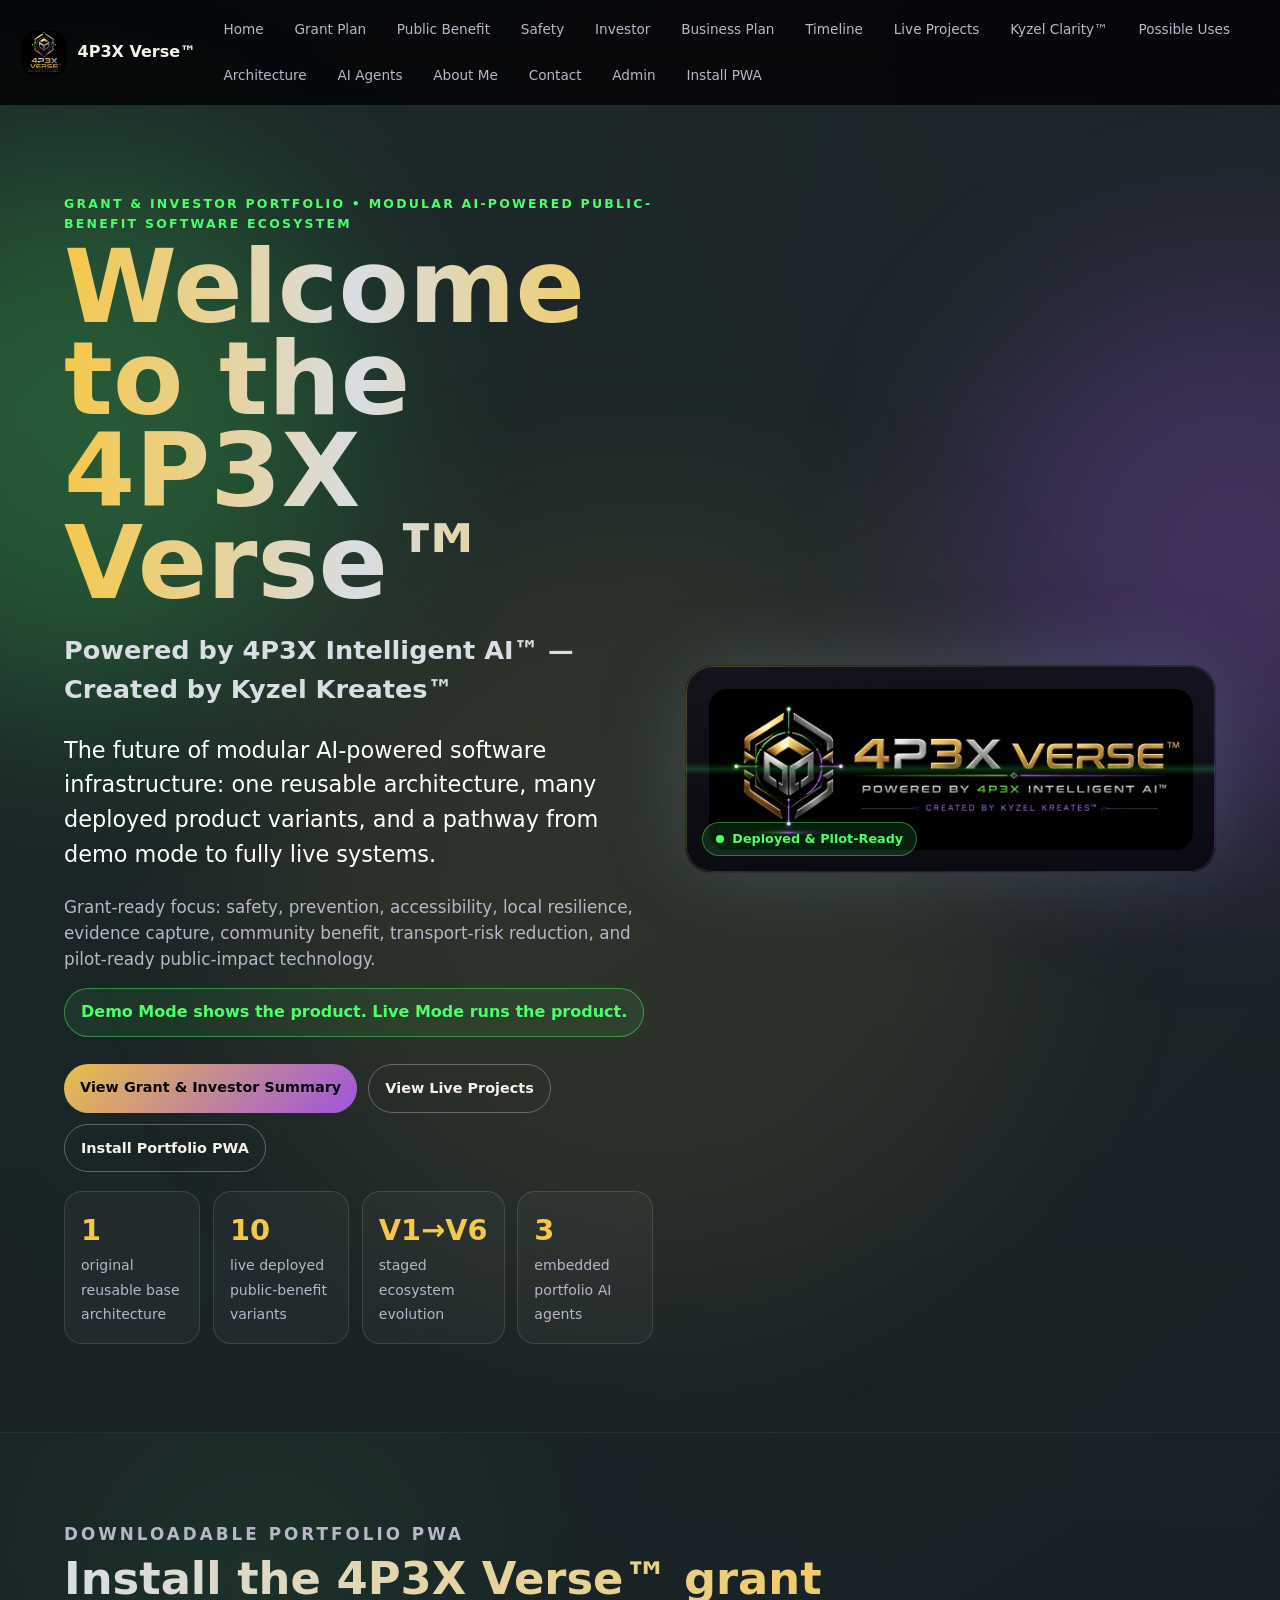
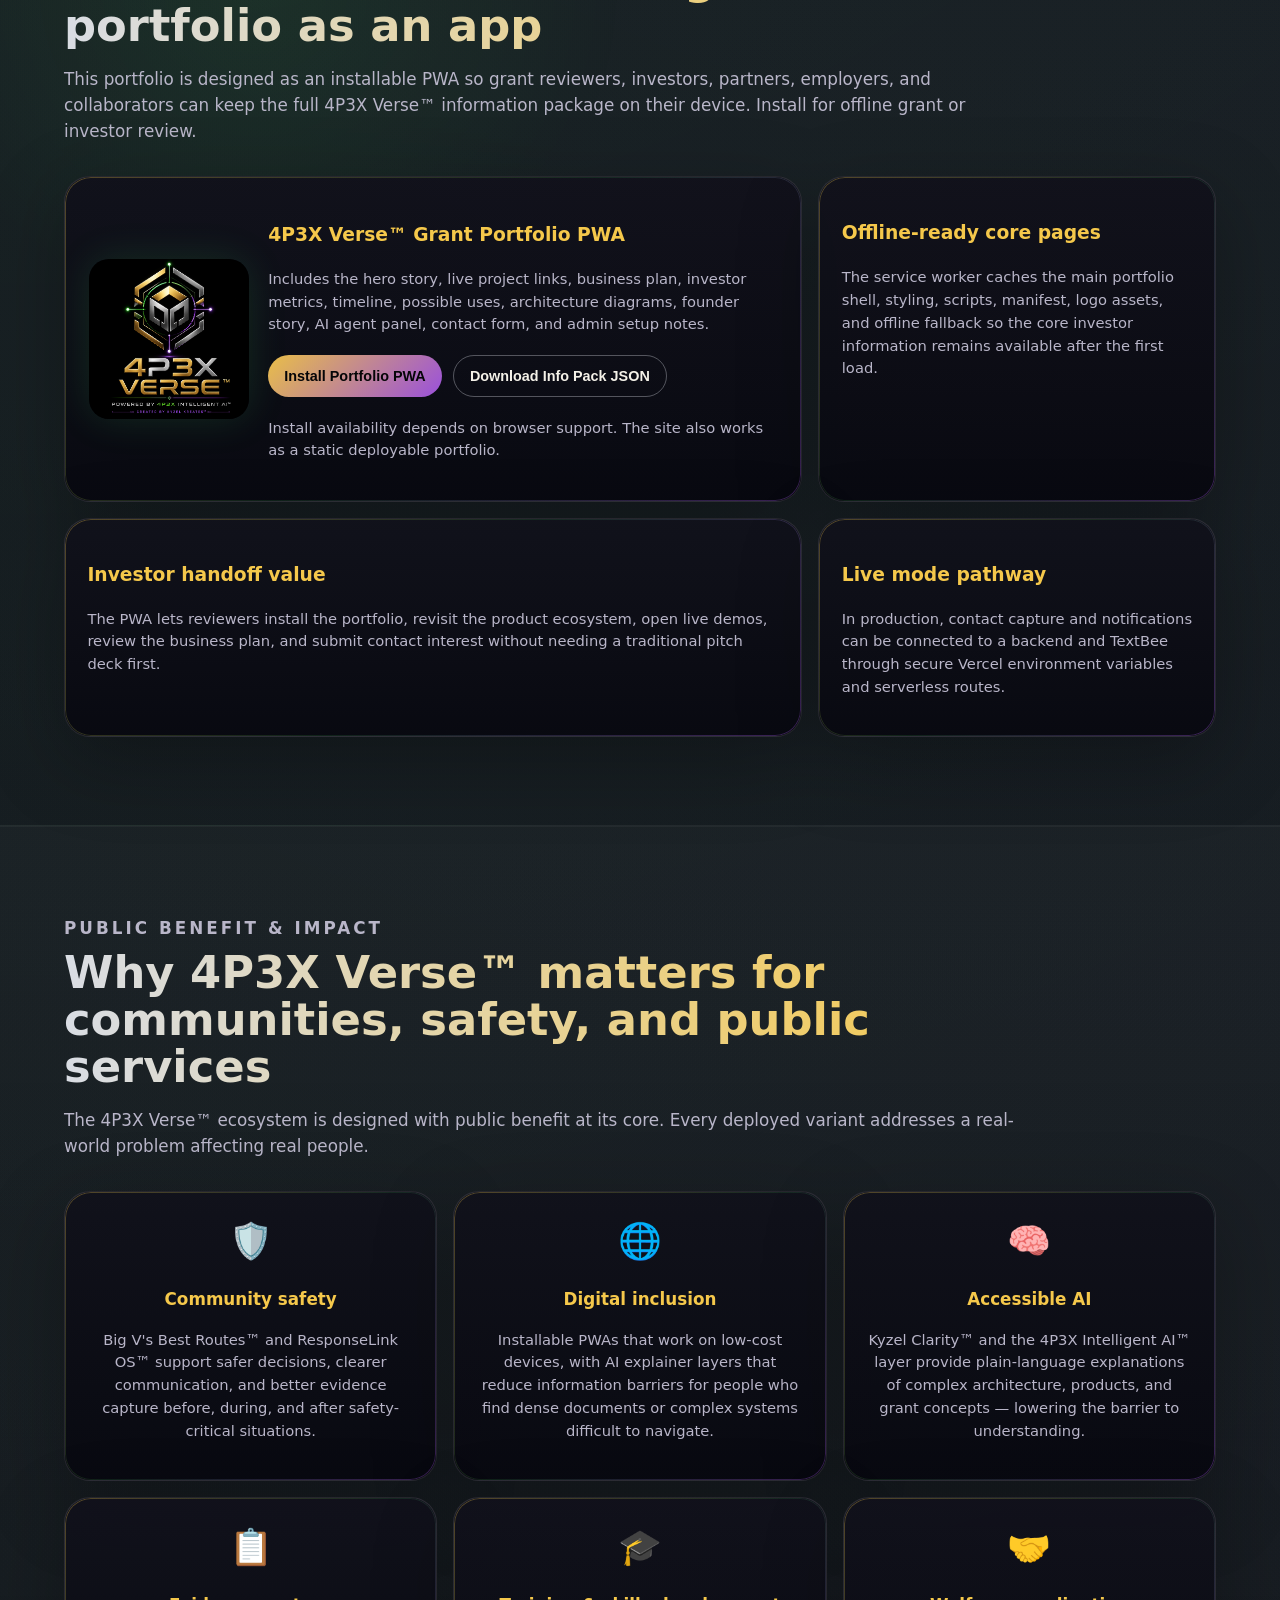
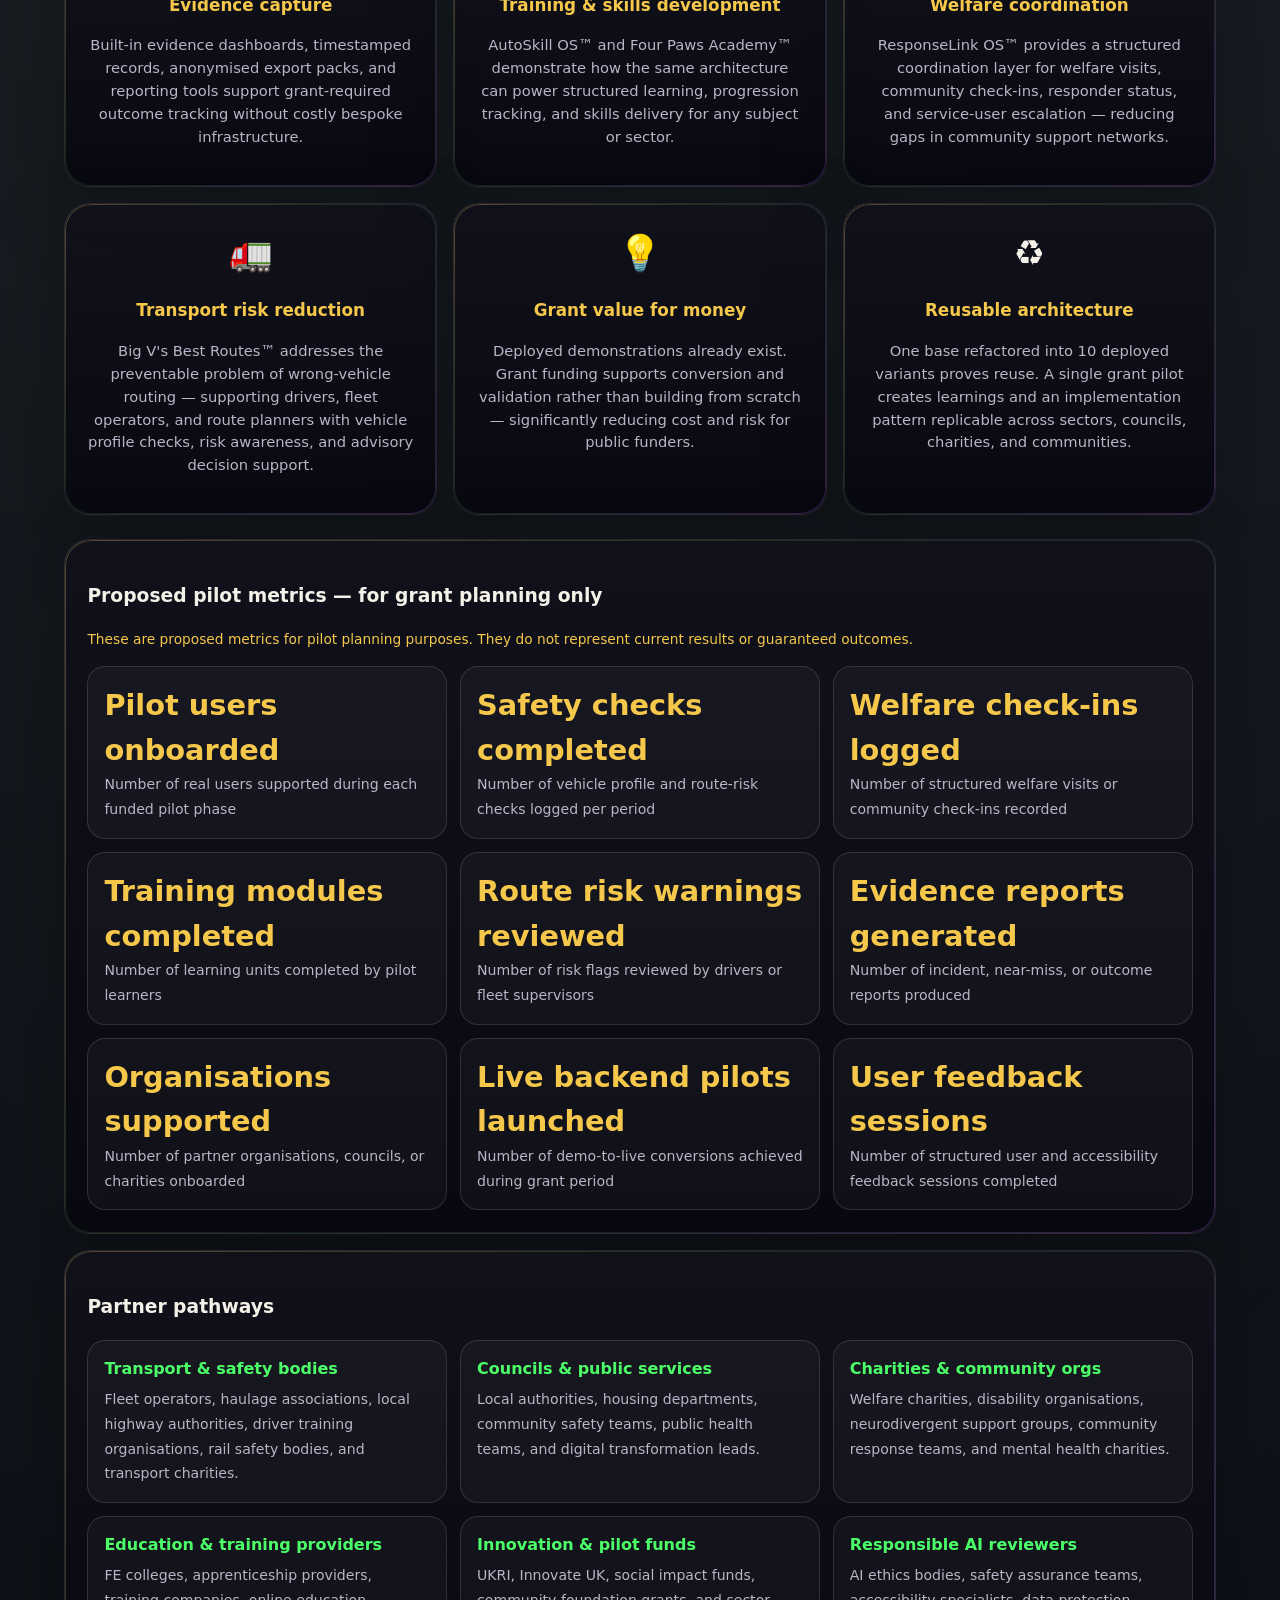
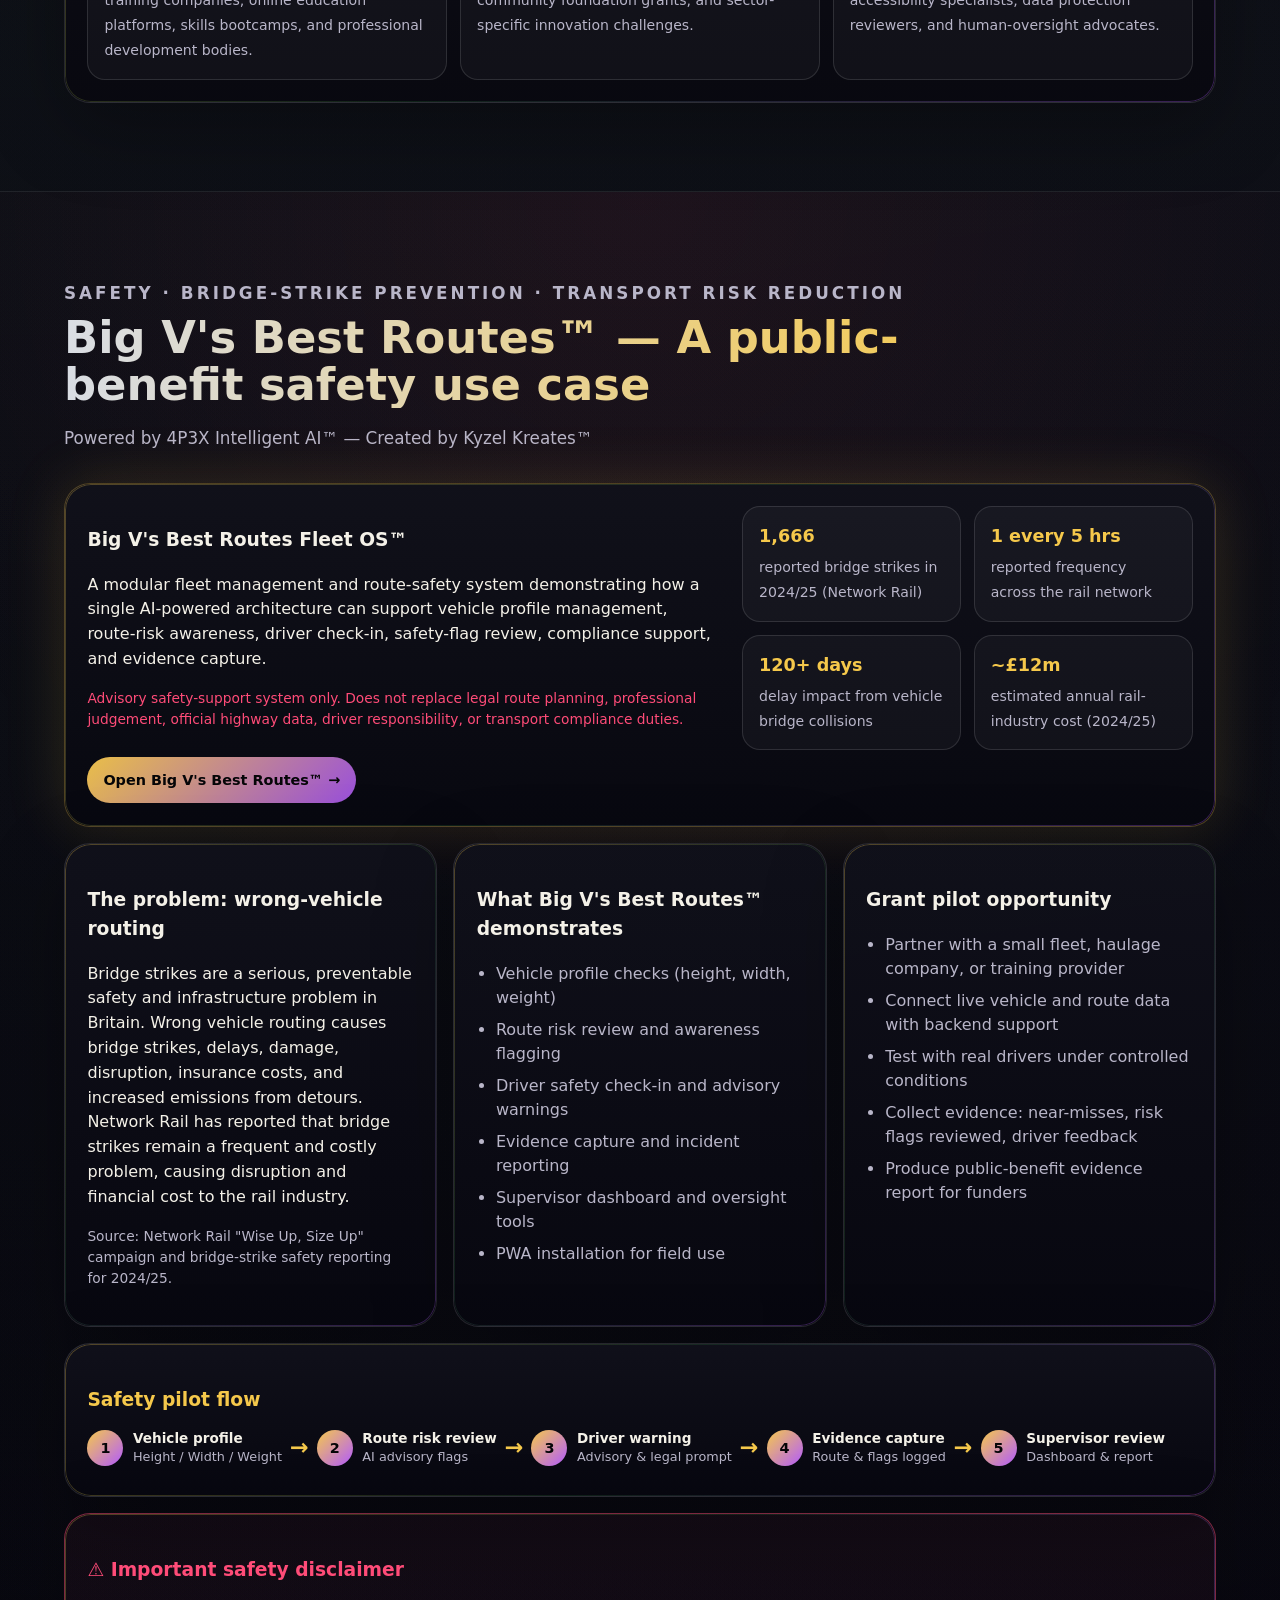
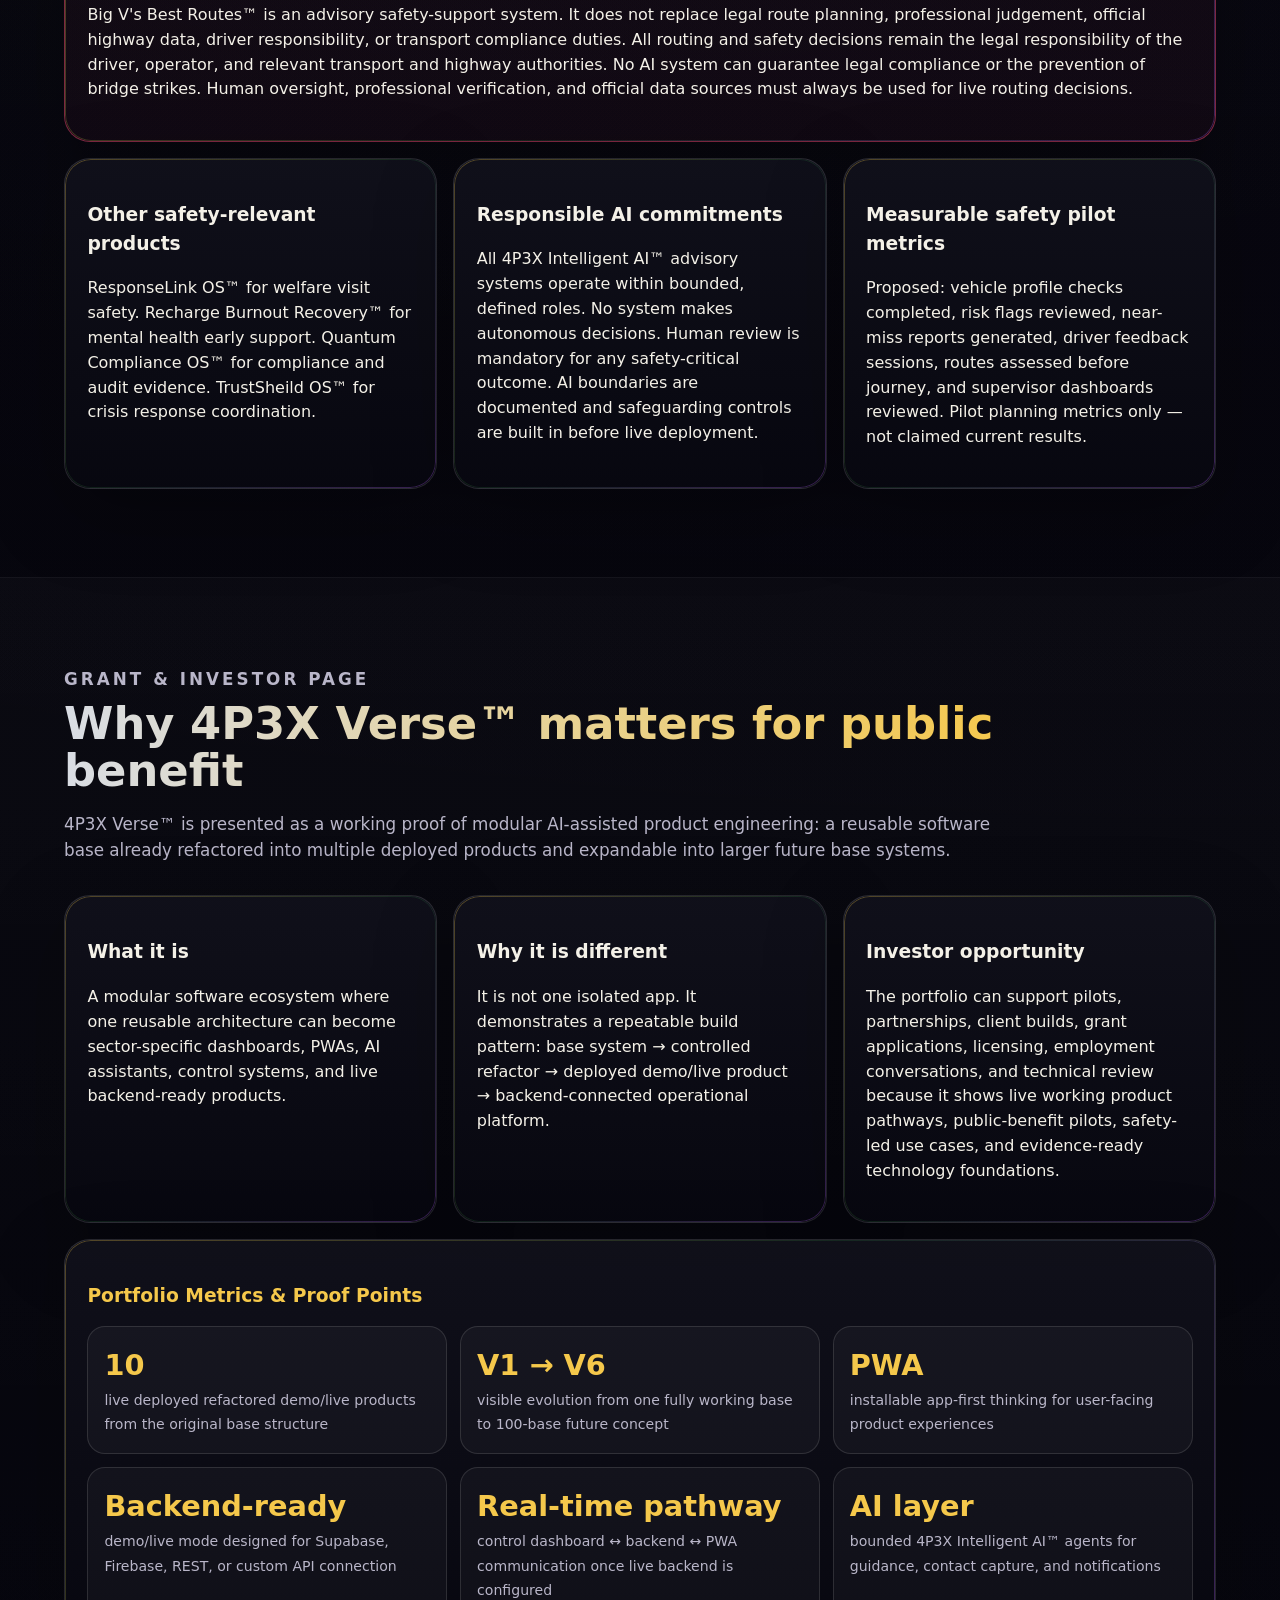
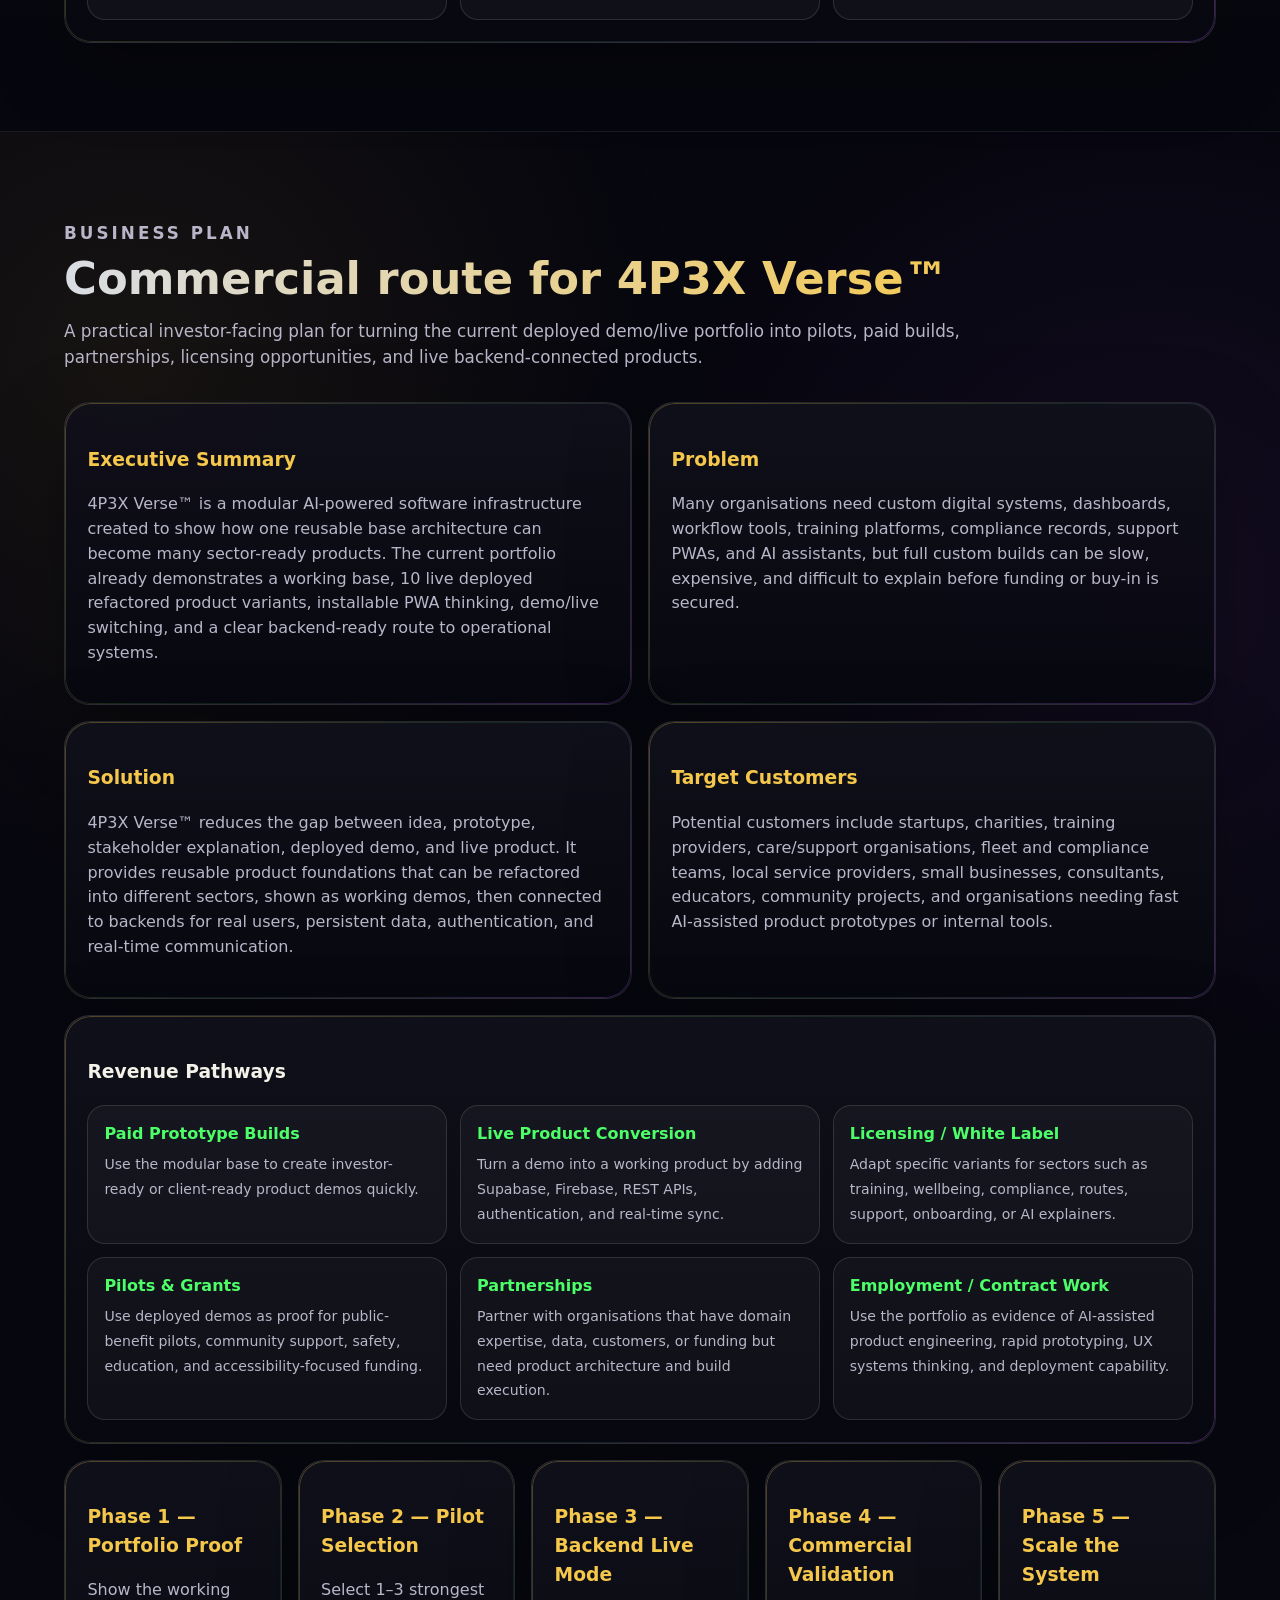
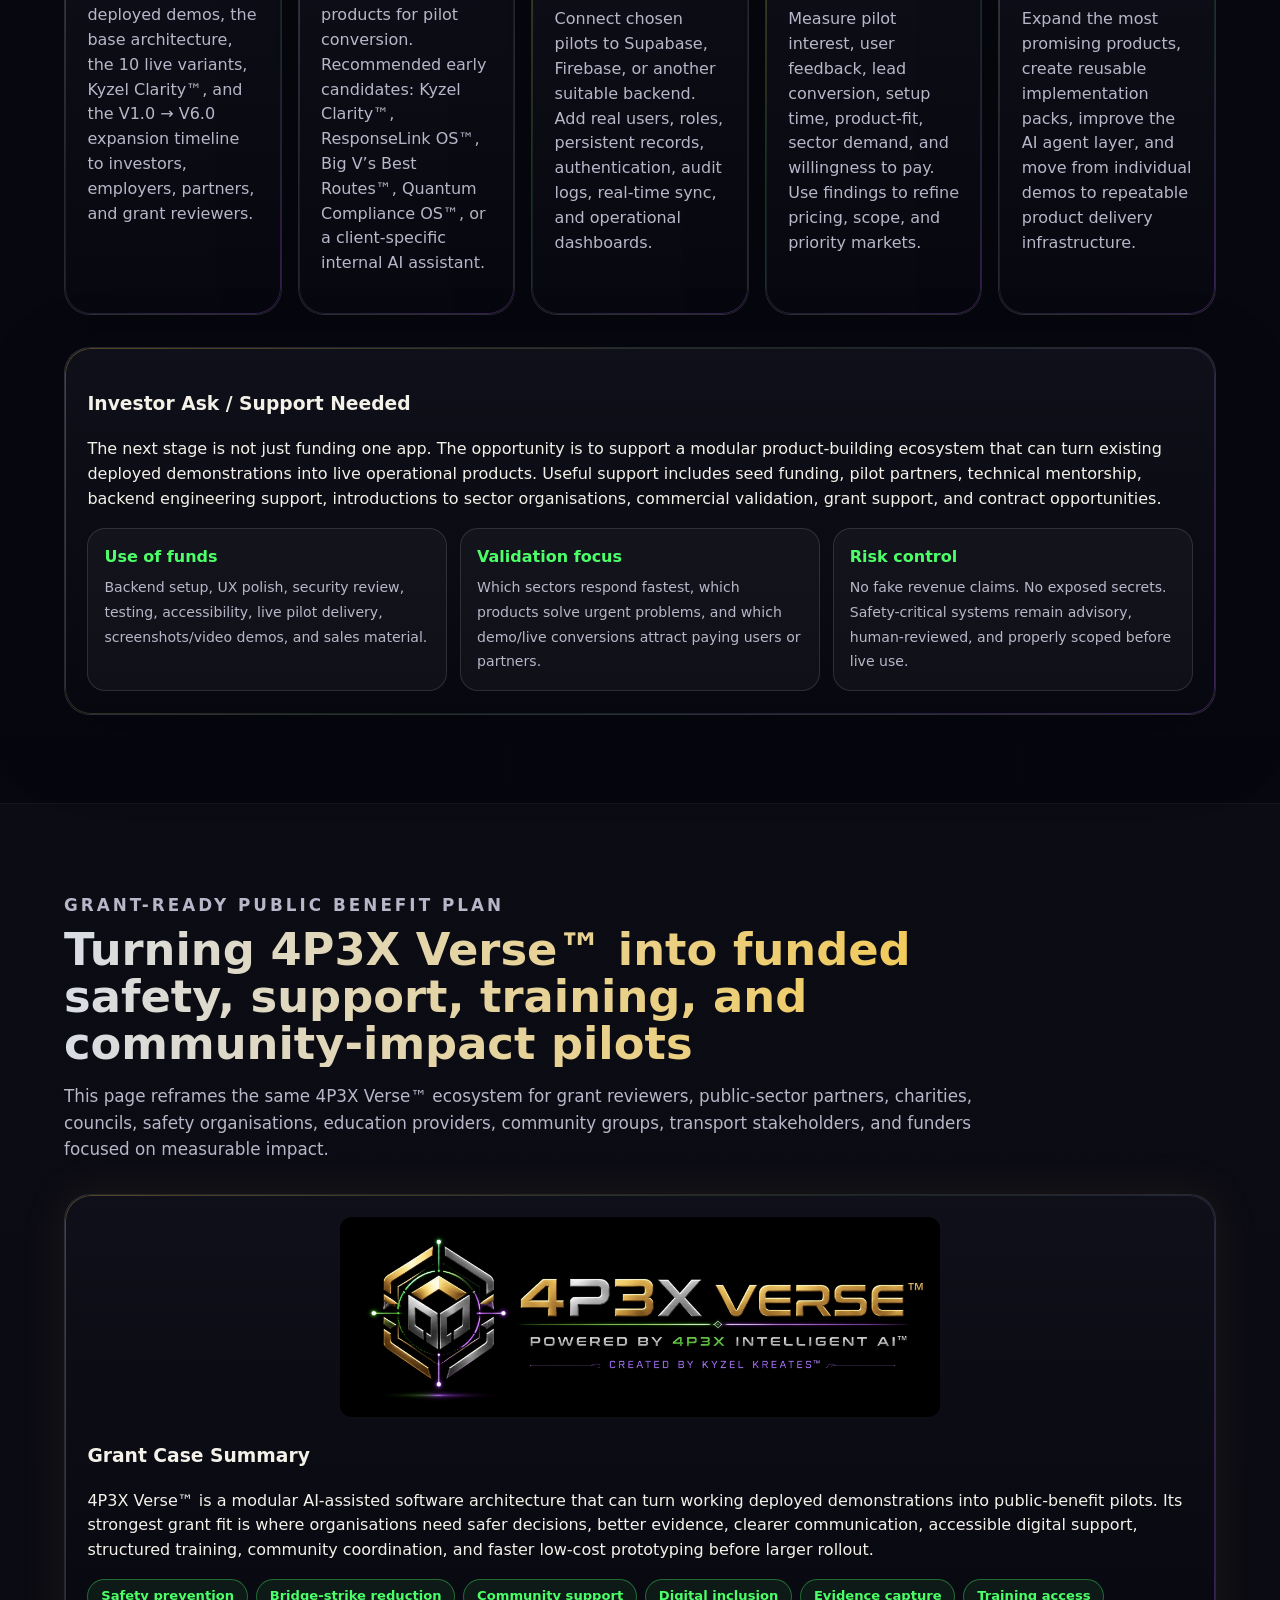
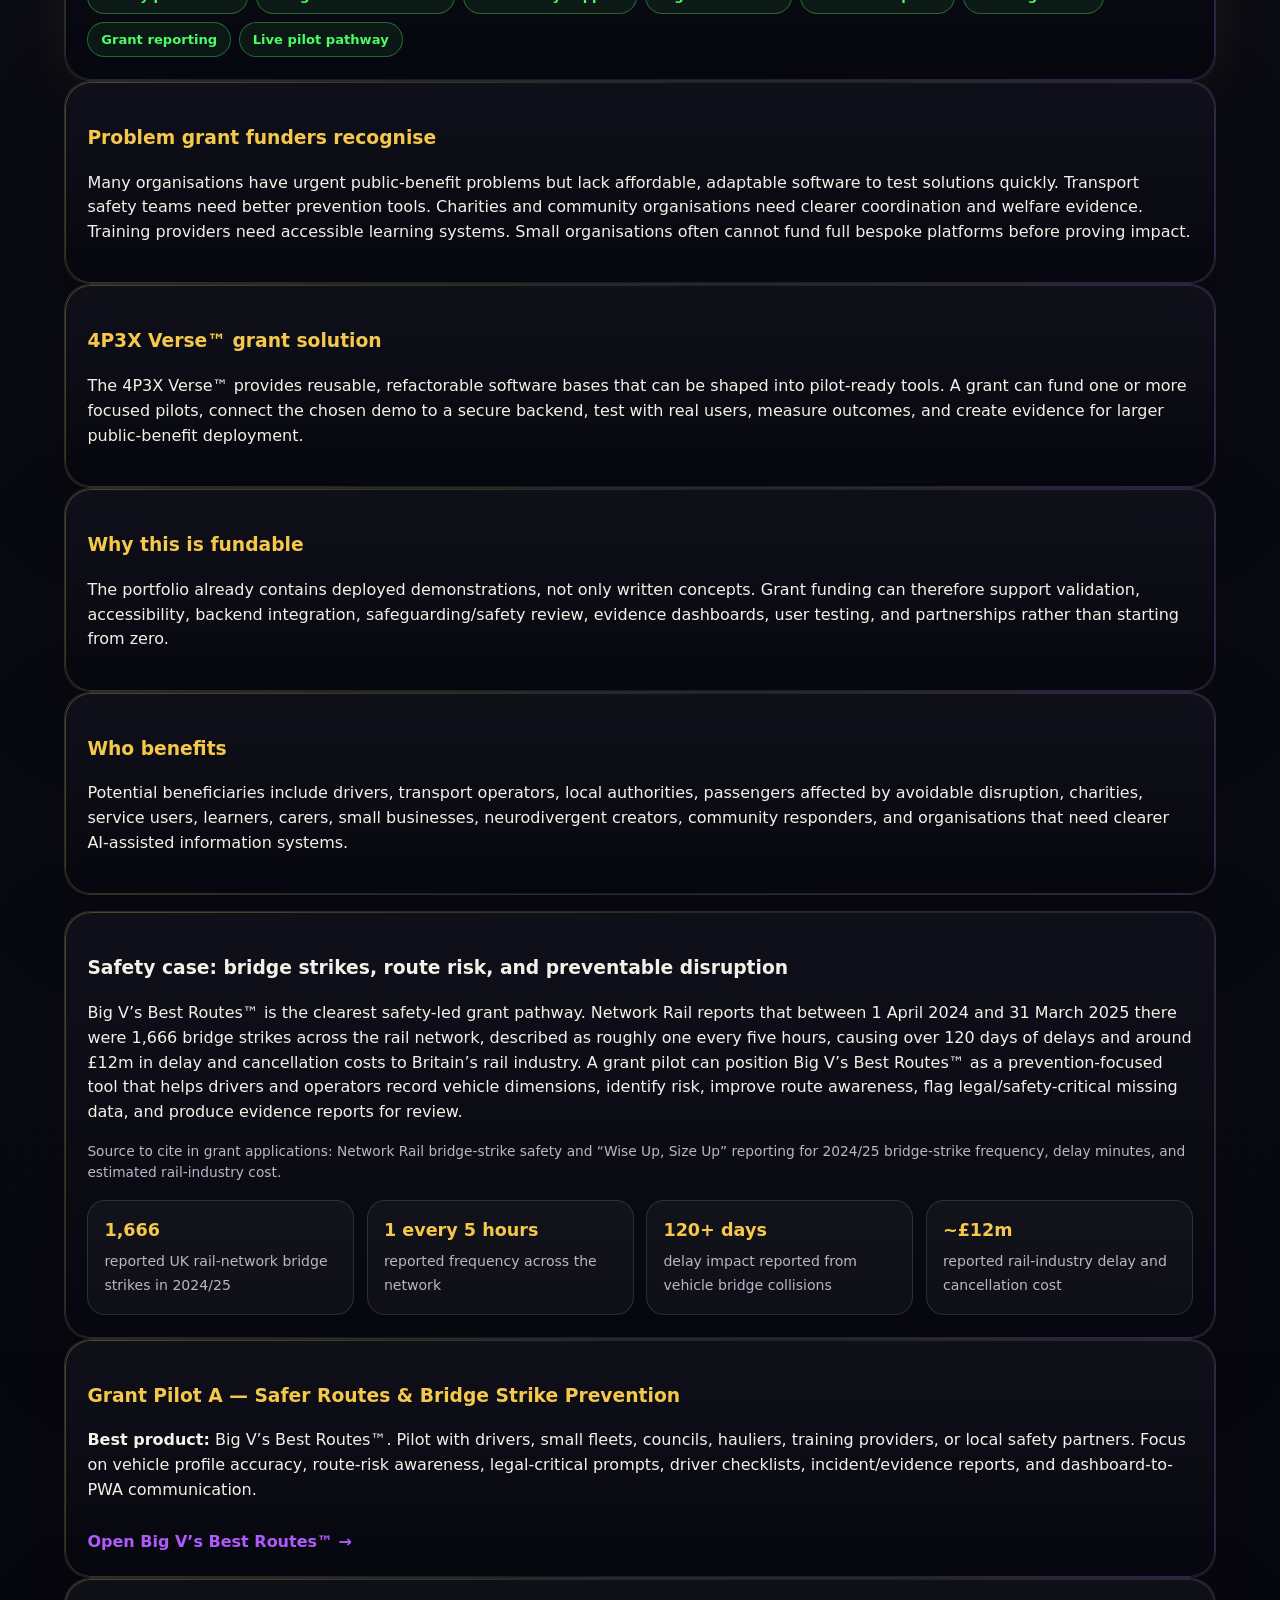
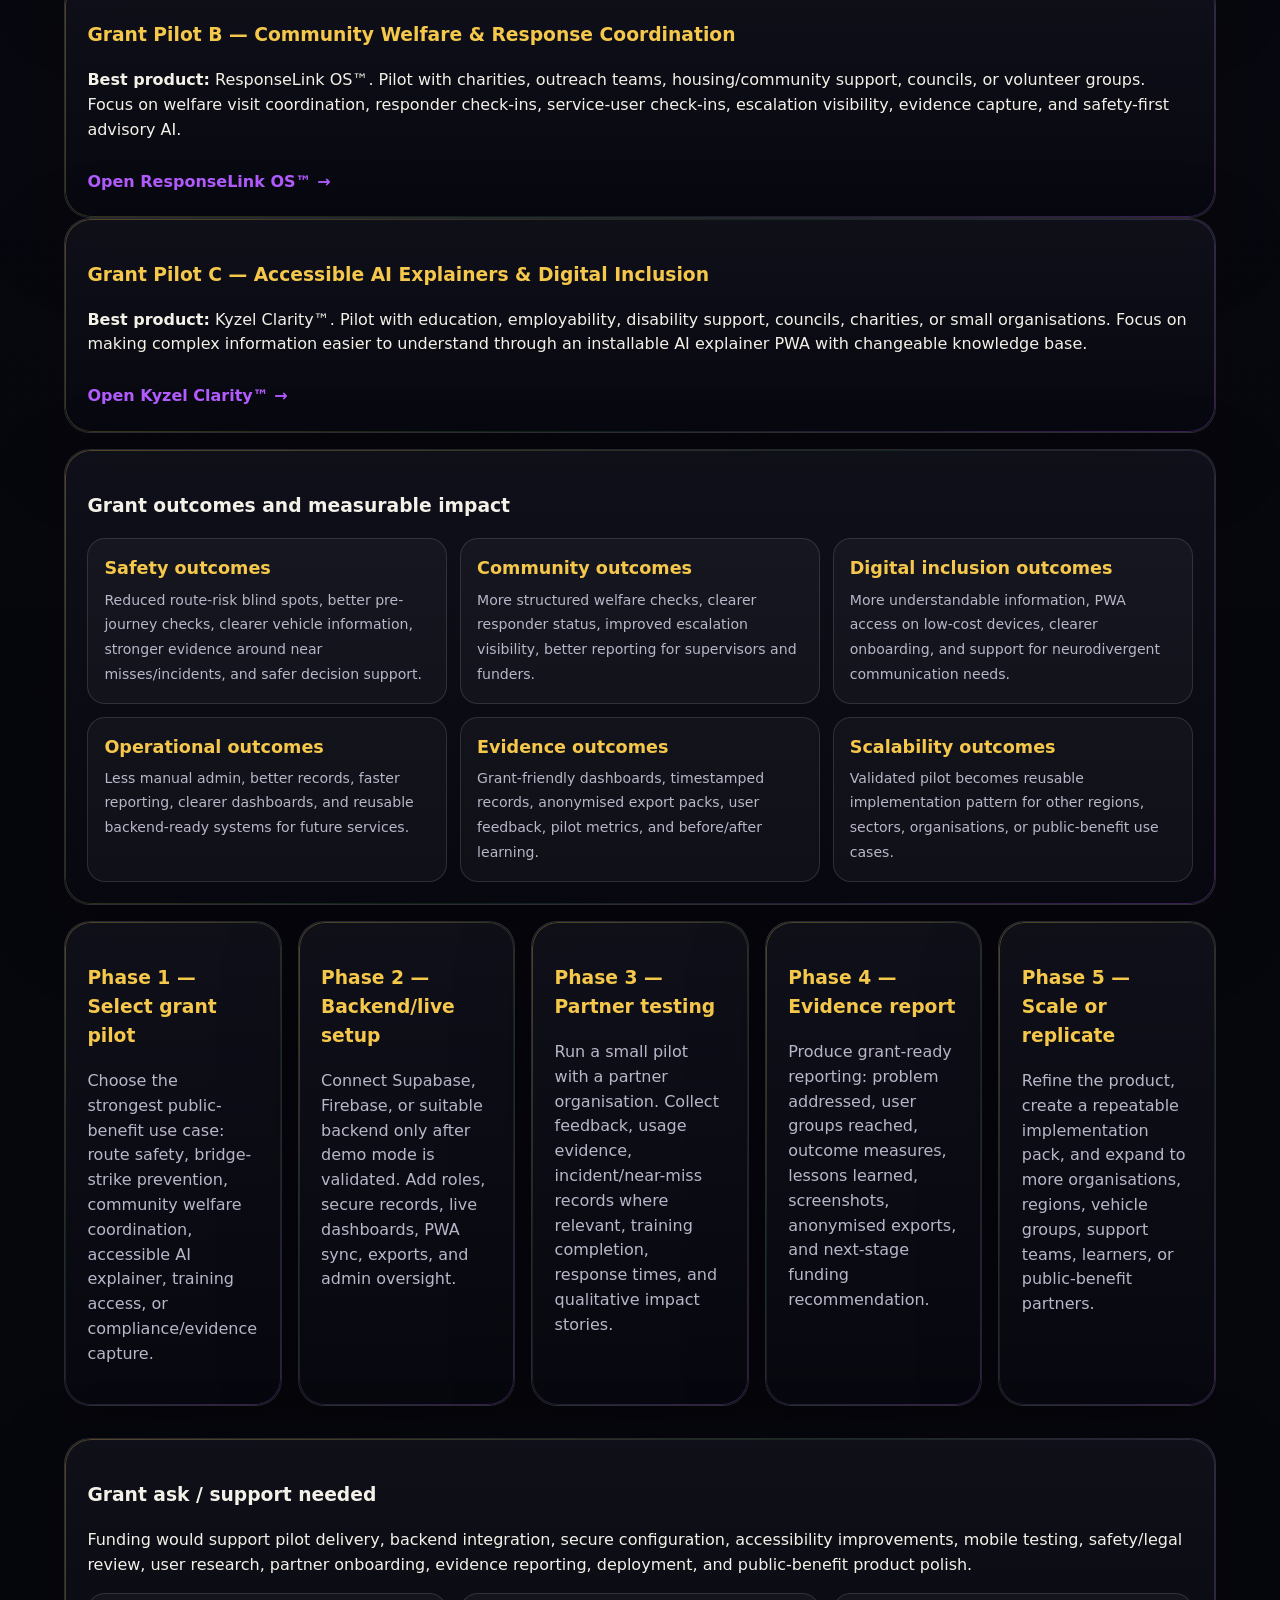
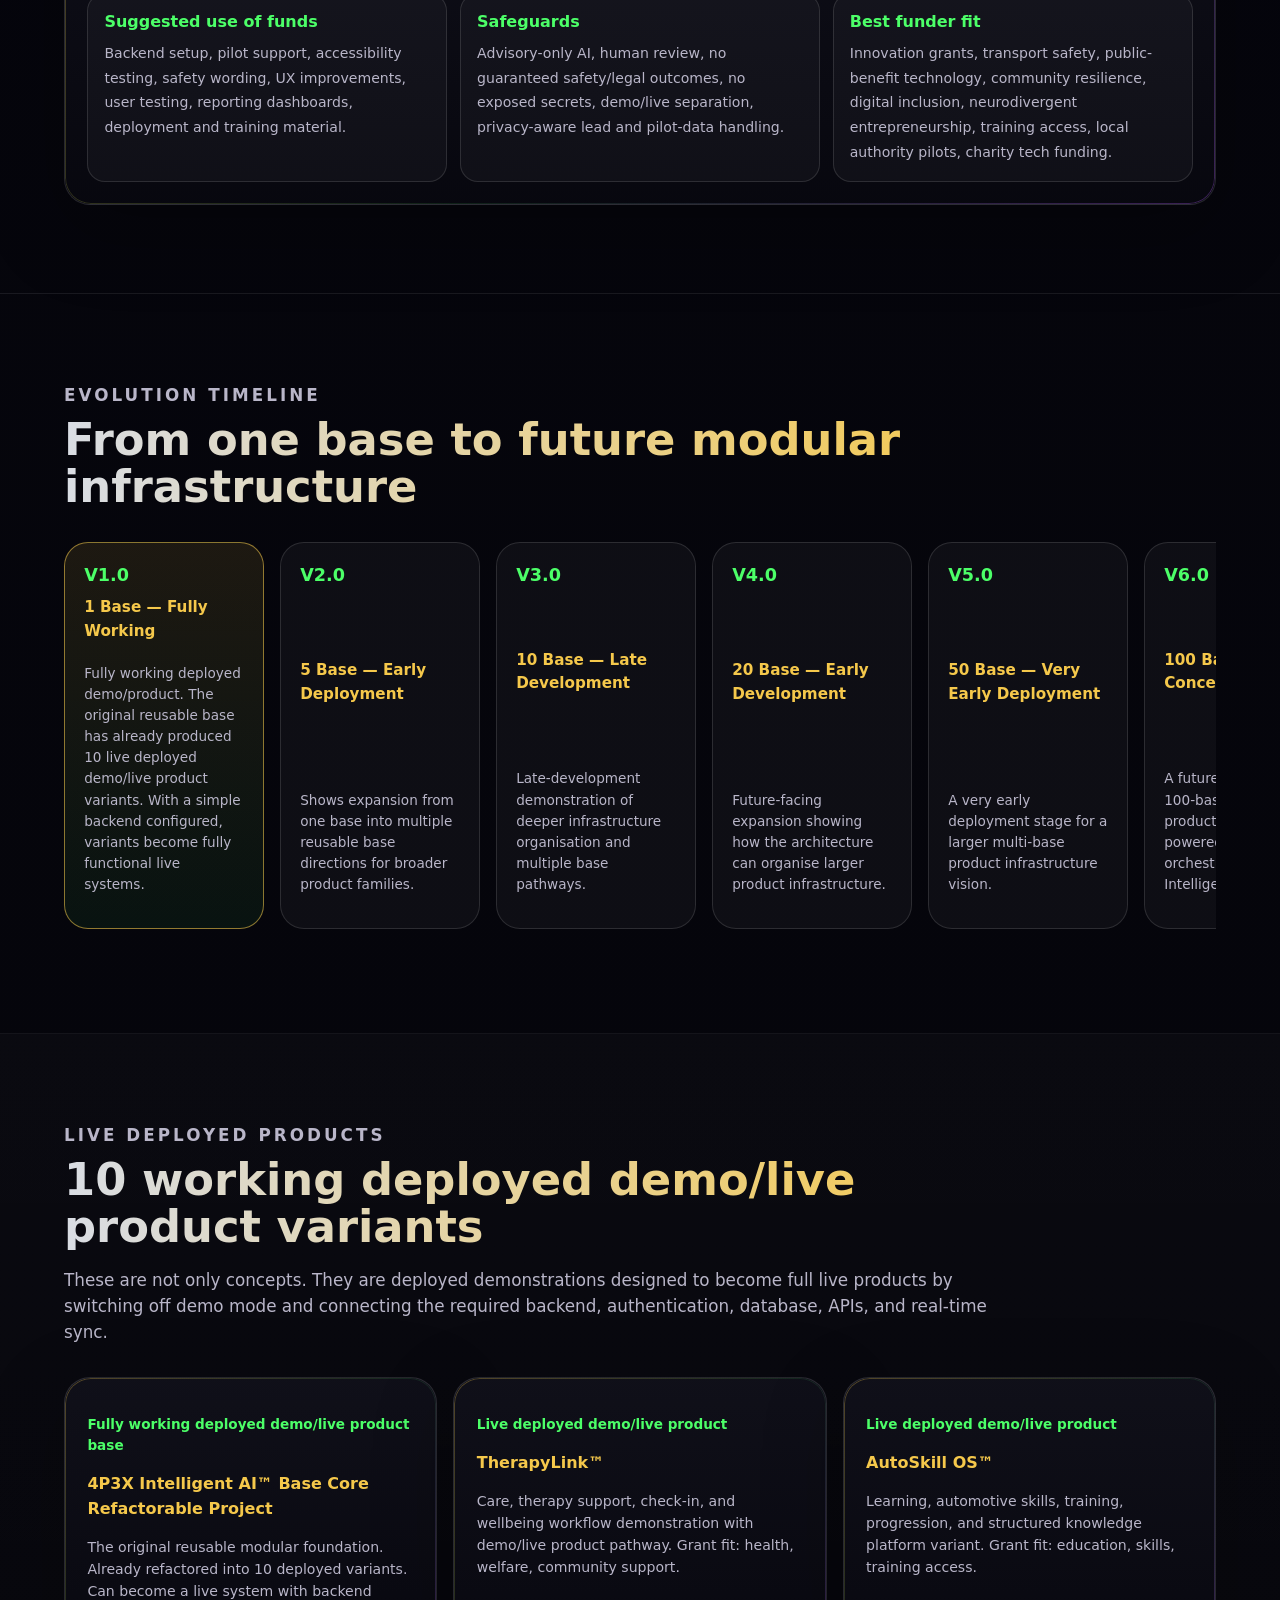
<file: index.html>
<!doctype html>
<html lang="en">
<head>
  <meta charset="utf-8" />
  <meta name="viewport" content="width=device-width, initial-scale=1" />
  <title>4P3X Verse™ Grant & Public-Benefit Portfolio</title>
  <meta name="description" content="Grant-ready and investor-ready public-benefit portfolio for 4P3X Verse™ Powered by 4P3X Intelligent AI™ Created by Kyzel Kreates™." />
  <link rel="manifest" href="manifest.webmanifest" />
  <link rel="icon" href="assets/4p3x-square-logo.png" />
  <link rel="apple-touch-icon" href="assets/4p3x-square-logo.png" />
  <link rel="stylesheet" href="styles.css" />
</head>
<body>
  <div class="orb orb-a"></div>
  <div class="orb orb-b"></div>
  <div class="orb orb-c"></div>
  <header class="topbar">
    <a href="#top" class="brand-mini"><img src="assets/4p3x-square-logo.png" alt="4P3X Verse square logo"><span>4P3X Verse™</span></a>
    <button class="menu-btn" data-menu-toggle>Menu</button>
    <nav class="nav" data-nav>
      <a href="#top">Home</a>
      <a href="#grant">Grant Plan</a>
      <a href="#public-benefit">Public Benefit</a>
      <a href="#safety">Safety</a>
      <a href="#investor">Investor</a>
      <a href="#business">Business Plan</a>
      <a href="#timeline">Timeline</a>
      <a href="#products">Live Projects</a>
      <a href="#clarity">Kyzel Clarity™</a>
      <a href="#uses">Possible Uses</a>
      <a href="#architecture">Architecture</a>
      <a href="#agents">AI Agents</a>
      <a href="#about">About Me</a>
      <a href="#contact">Contact</a>
      <a href="#admin">Admin</a>
      <a href="#pwa">Install PWA</a>
    </nav>
  </header>

  <main id="top">
    <section class="hero section-pad">
      <div class="hero-grid">
        <div class="hero-copy">
          <p class="eyebrow">Grant & Investor Portfolio • Modular AI-Powered Public-Benefit Software Ecosystem</p>
          <h1>Welcome to the <span>4P3X Verse™</span></h1>
          <h2>Powered by 4P3X Intelligent AI™ — Created by Kyzel Kreates™</h2>
          <p class="lead">The future of modular AI-powered software infrastructure: one reusable architecture, many deployed product variants, and a pathway from demo mode to fully live systems.</p>
          <p class="grant-lead">Grant-ready focus: safety, prevention, accessibility, local resilience, evidence capture, community benefit, transport-risk reduction, and pilot-ready public-impact technology.</p>
          <p class="tagline">Demo Mode shows the product. Live Mode runs the product.</p>
          <div class="hero-actions">
            <a class="btn primary" href="#investor">View Grant & Investor Summary</a>
            <a class="btn ghost" href="#products">View Live Projects</a>
            <a class="btn ghost" href="#pwa">Install Portfolio PWA</a>
          </div>
          <div class="metric-strip">
            <div><strong>1</strong><span>original reusable base architecture</span></div>
            <div><strong>10</strong><span>live deployed public-benefit variants</span></div>
            <div><strong>V1→V6</strong><span>staged ecosystem evolution</span></div>
            <div><strong>3</strong><span>embedded portfolio AI agents</span></div>
          </div>
        </div>
        <div class="hero-visual card glow">
          <img src="assets/4p3x-landscape-logo.png" alt="4P3X Verse Powered by 4P3X Intelligent AI Created by Kyzel Kreates logo" />
          <div class="scanline"></div>
          <div class="hero-badge"><span class="badge-dot"></span><span>Deployed &amp; Pilot-Ready</span></div>
        </div>
      </div>
    </section>

    <section id="pwa" class="section-pad pwa-section panel-section">
      <div class="section-heading">
        <p class="eyebrow">Downloadable Portfolio PWA</p>
        <h2>Install the 4P3X Verse™ grant portfolio as an app</h2>
        <p>This portfolio is designed as an installable PWA so grant reviewers, investors, partners, employers, and collaborators can keep the full 4P3X Verse™ information package on their device. Install for offline grant or investor review.</p>
      </div>
      <div class="pwa-grid">
        <article class="card pwa-card featured">
          <img src="assets/4p3x-square-logo.png" alt="4P3X Verse square app logo">
          <div>
            <h3>4P3X Verse™ Grant Portfolio PWA</h3>
            <p>Includes the hero story, live project links, business plan, investor metrics, timeline, possible uses, architecture diagrams, founder story, AI agent panel, contact form, and admin setup notes.</p>
            <div class="hero-actions">
              <button class="btn primary" id="installPwaBtn" type="button">Install Portfolio PWA</button>
              <button class="btn ghost" id="downloadInfoPack" type="button">Download Info Pack JSON</button>
            </div>
            <p class="small" id="pwaStatus">Install availability depends on browser support. The site also works as a static deployable portfolio.</p>
          </div>
        </article>
        <article class="card pwa-card">
          <h3>Offline-ready core pages</h3>
          <p>The service worker caches the main portfolio shell, styling, scripts, manifest, logo assets, and offline fallback so the core investor information remains available after the first load.</p>
        </article>
        <article class="card pwa-card">
          <h3>Investor handoff value</h3>
          <p>The PWA lets reviewers install the portfolio, revisit the product ecosystem, open live demos, review the business plan, and submit contact interest without needing a traditional pitch deck first.</p>
        </article>
        <article class="card pwa-card">
          <h3>Live mode pathway</h3>
          <p>In production, contact capture and notifications can be connected to a backend and TextBee through secure Vercel environment variables and serverless routes.</p>
        </article>
      </div>
    </section>

    <!-- PUBLIC BENEFIT -->
    <section id="public-benefit" class="section-pad panel-section">
      <div class="section-heading">
        <p class="eyebrow">Public Benefit &amp; Impact</p>
        <h2>Why 4P3X Verse™ matters for communities, safety, and public services</h2>
        <p>The 4P3X Verse™ ecosystem is designed with public benefit at its core. Every deployed variant addresses a real-world problem affecting real people.</p>
      </div>
      <div class="cards three">
        <article class="card pb-card"><div class="pb-icon">🛡️</div><h3>Community safety</h3><p>Big V's Best Routes™ and ResponseLink OS™ support safer decisions, clearer communication, and better evidence capture before, during, and after safety-critical situations.</p></article>
        <article class="card pb-card"><div class="pb-icon">🌐</div><h3>Digital inclusion</h3><p>Installable PWAs that work on low-cost devices, with AI explainer layers that reduce information barriers for people who find dense documents or complex systems difficult to navigate.</p></article>
        <article class="card pb-card"><div class="pb-icon">🧠</div><h3>Accessible AI</h3><p>Kyzel Clarity™ and the 4P3X Intelligent AI™ layer provide plain-language explanations of complex architecture, products, and grant concepts — lowering the barrier to understanding.</p></article>
        <article class="card pb-card"><div class="pb-icon">📋</div><h3>Evidence capture</h3><p>Built-in evidence dashboards, timestamped records, anonymised export packs, and reporting tools support grant-required outcome tracking without costly bespoke infrastructure.</p></article>
        <article class="card pb-card"><div class="pb-icon">🎓</div><h3>Training &amp; skills development</h3><p>AutoSkill OS™ and Four Paws Academy™ demonstrate how the same architecture can power structured learning, progression tracking, and skills delivery for any subject or sector.</p></article>
        <article class="card pb-card"><div class="pb-icon">🤝</div><h3>Welfare coordination</h3><p>ResponseLink OS™ provides a structured coordination layer for welfare visits, community check-ins, responder status, and service-user escalation — reducing gaps in community support networks.</p></article>
        <article class="card pb-card"><div class="pb-icon">🚛</div><h3>Transport risk reduction</h3><p>Big V's Best Routes™ addresses the preventable problem of wrong-vehicle routing — supporting drivers, fleet operators, and route planners with vehicle profile checks, risk awareness, and advisory decision support.</p></article>
        <article class="card pb-card"><div class="pb-icon">💡</div><h3>Grant value for money</h3><p>Deployed demonstrations already exist. Grant funding supports conversion and validation rather than building from scratch — significantly reducing cost and risk for public funders.</p></article>
        <article class="card pb-card"><div class="pb-icon">♻️</div><h3>Reusable architecture</h3><p>One base refactored into 10 deployed variants proves reuse. A single grant pilot creates learnings and an implementation pattern replicable across sectors, councils, charities, and communities.</p></article>
      </div>
      <div class="card wide" style="margin-top:1.5rem">
        <h3>Proposed pilot metrics — for grant planning only</h3>
        <p class="small" style="color:var(--gold);margin-bottom:1rem">These are proposed metrics for pilot planning purposes. They do not represent current results or guaranteed outcomes.</p>
        <div class="metrics-grid">
          <div><strong>Pilot users onboarded</strong><span>Number of real users supported during each funded pilot phase</span></div>
          <div><strong>Safety checks completed</strong><span>Number of vehicle profile and route-risk checks logged per period</span></div>
          <div><strong>Welfare check-ins logged</strong><span>Number of structured welfare visits or community check-ins recorded</span></div>
          <div><strong>Training modules completed</strong><span>Number of learning units completed by pilot learners</span></div>
          <div><strong>Route risk warnings reviewed</strong><span>Number of risk flags reviewed by drivers or fleet supervisors</span></div>
          <div><strong>Evidence reports generated</strong><span>Number of incident, near-miss, or outcome reports produced</span></div>
          <div><strong>Organisations supported</strong><span>Number of partner organisations, councils, or charities onboarded</span></div>
          <div><strong>Live backend pilots launched</strong><span>Number of demo-to-live conversions achieved during grant period</span></div>
          <div><strong>User feedback sessions</strong><span>Number of structured user and accessibility feedback sessions completed</span></div>
        </div>
      </div>
      <div class="card wide" style="margin-top:1rem">
        <h3>Partner pathways</h3>
        <div class="risk-grid">
          <div><strong>Transport &amp; safety bodies</strong><span>Fleet operators, haulage associations, local highway authorities, driver training organisations, rail safety bodies, and transport charities.</span></div>
          <div><strong>Councils &amp; public services</strong><span>Local authorities, housing departments, community safety teams, public health teams, and digital transformation leads.</span></div>
          <div><strong>Charities &amp; community orgs</strong><span>Welfare charities, disability organisations, neurodivergent support groups, community response teams, and mental health charities.</span></div>
          <div><strong>Education &amp; training providers</strong><span>FE colleges, apprenticeship providers, training companies, online education platforms, skills bootcamps, and professional development bodies.</span></div>
          <div><strong>Innovation &amp; pilot funds</strong><span>UKRI, Innovate UK, social impact funds, community foundation grants, and sector-specific innovation challenges.</span></div>
          <div><strong>Responsible AI reviewers</strong><span>AI ethics bodies, safety assurance teams, accessibility specialists, data protection reviewers, and human-oversight advocates.</span></div>
        </div>
      </div>
    </section>

    <!-- SAFETY / BRIDGE STRIKE -->
    <section id="safety" class="section-pad safety-section">
      <div class="section-heading">
        <p class="eyebrow">Safety · Bridge-Strike Prevention · Transport Risk Reduction</p>
        <h2>Big V's Best Routes™ — A public-benefit safety use case</h2>
        <p>Powered by 4P3X Intelligent AI™ — Created by Kyzel Kreates™</p>
      </div>
      <div class="safety-hero card wide glow-gold">
        <div class="safety-hero-content">
          <div>
            <h3>Big V's Best Routes Fleet OS™</h3>
            <p>A modular fleet management and route-safety system demonstrating how a single AI-powered architecture can support vehicle profile management, route-risk awareness, driver check-in, safety-flag review, compliance support, and evidence capture.</p>
            <p class="small" style="color:var(--danger)">Advisory safety-support system only. Does not replace legal route planning, professional judgement, official highway data, driver responsibility, or transport compliance duties.</p>
            <a href="https://bigvsfleetos.vercel.app/" target="_blank" rel="noopener noreferrer" class="btn primary" style="margin-top:.8rem;display:inline-block">Open Big V's Best Routes™ →</a>
          </div>
          <div class="safety-stats">
            <div><strong>1,666</strong><span>reported bridge strikes in 2024/25 (Network Rail)</span></div>
            <div><strong>1 every 5 hrs</strong><span>reported frequency across the rail network</span></div>
            <div><strong>120+ days</strong><span>delay impact from vehicle bridge collisions</span></div>
            <div><strong>~£12m</strong><span>estimated annual rail-industry cost (2024/25)</span></div>
          </div>
        </div>
      </div>
      <div class="cards three" style="margin-top:1rem">
        <article class="card"><h3>The problem: wrong-vehicle routing</h3><p>Bridge strikes are a serious, preventable safety and infrastructure problem in Britain. Wrong vehicle routing causes bridge strikes, delays, damage, disruption, insurance costs, and increased emissions from detours. Network Rail has reported that bridge strikes remain a frequent and costly problem, causing disruption and financial cost to the rail industry.</p><p class="small">Source: Network Rail "Wise Up, Size Up" campaign and bridge-strike safety reporting for 2024/25.</p></article>
        <article class="card"><h3>What Big V's Best Routes™ demonstrates</h3><ul class="safety-list"><li>Vehicle profile checks (height, width, weight)</li><li>Route risk review and awareness flagging</li><li>Driver safety check-in and advisory warnings</li><li>Evidence capture and incident reporting</li><li>Supervisor dashboard and oversight tools</li><li>PWA installation for field use</li></ul></article>
        <article class="card"><h3>Grant pilot opportunity</h3><ul class="safety-list"><li>Partner with a small fleet, haulage company, or training provider</li><li>Connect live vehicle and route data with backend support</li><li>Test with real drivers under controlled conditions</li><li>Collect evidence: near-misses, risk flags reviewed, driver feedback</li><li>Produce public-benefit evidence report for funders</li></ul></article>
      </div>
      <div class="card wide safety-flow-card" style="margin-top:1rem">
        <h3>Safety pilot flow</h3>
        <div class="safety-flow">
          <div class="sf-step"><div class="sf-num">1</div><div class="sf-label">Vehicle profile<br><span>Height / Width / Weight</span></div></div>
          <div class="sf-arrow">→</div>
          <div class="sf-step"><div class="sf-num">2</div><div class="sf-label">Route risk review<br><span>AI advisory flags</span></div></div>
          <div class="sf-arrow">→</div>
          <div class="sf-step"><div class="sf-num">3</div><div class="sf-label">Driver warning<br><span>Advisory &amp; legal prompt</span></div></div>
          <div class="sf-arrow">→</div>
          <div class="sf-step"><div class="sf-num">4</div><div class="sf-label">Evidence capture<br><span>Route &amp; flags logged</span></div></div>
          <div class="sf-arrow">→</div>
          <div class="sf-step"><div class="sf-num">5</div><div class="sf-label">Supervisor review<br><span>Dashboard &amp; report</span></div></div>
        </div>
      </div>
      <div class="card wide" style="margin-top:1rem;border-color:rgba(255,76,120,.45);background:rgba(255,76,120,.04)">
        <h3 style="color:var(--danger)">⚠️ Important safety disclaimer</h3>
        <p>Big V's Best Routes™ is an advisory safety-support system. It does not replace legal route planning, professional judgement, official highway data, driver responsibility, or transport compliance duties. All routing and safety decisions remain the legal responsibility of the driver, operator, and relevant transport and highway authorities. No AI system can guarantee legal compliance or the prevention of bridge strikes. Human oversight, professional verification, and official data sources must always be used for live routing decisions.</p>
      </div>
      <div class="cards three" style="margin-top:1rem">
        <article class="card"><h3>Other safety-relevant products</h3><p>ResponseLink OS™ for welfare visit safety. Recharge Burnout Recovery™ for mental health early support. Quantum Compliance OS™ for compliance and audit evidence. TrustSheild OS™ for crisis response coordination.</p></article>
        <article class="card"><h3>Responsible AI commitments</h3><p>All 4P3X Intelligent AI™ advisory systems operate within bounded, defined roles. No system makes autonomous decisions. Human review is mandatory for any safety-critical outcome. AI boundaries are documented and safeguarding controls are built in before live deployment.</p></article>
        <article class="card"><h3>Measurable safety pilot metrics</h3><p>Proposed: vehicle profile checks completed, risk flags reviewed, near-miss reports generated, driver feedback sessions, routes assessed before journey, and supervisor dashboards reviewed. Pilot planning metrics only — not claimed current results.</p></article>
      </div>
    </section>


    <section id="investor" class="section-pad panel-section">
      <div class="section-heading">
        <p class="eyebrow">Grant & Investor Page</p>
        <h2>Why 4P3X Verse™ matters for public benefit</h2>
        <p>4P3X Verse™ is presented as a working proof of modular AI-assisted product engineering: a reusable software base already refactored into multiple deployed products and expandable into larger future base systems.</p>
      </div>
      <div class="cards three">
        <article class="card"><h3>What it is</h3><p>A modular software ecosystem where one reusable architecture can become sector-specific dashboards, PWAs, AI assistants, control systems, and live backend-ready products.</p></article>
        <article class="card"><h3>Why it is different</h3><p>It is not one isolated app. It demonstrates a repeatable build pattern: base system → controlled refactor → deployed demo/live product → backend-connected operational platform.</p></article>
        <article class="card"><h3>Investor opportunity</h3><p>The portfolio can support pilots, partnerships, client builds, grant applications, licensing, employment conversations, and technical review because it shows live working product pathways, public-benefit pilots, safety-led use cases, and evidence-ready technology foundations.</p></article>
      </div>
      <div class="investor-metrics card wide">
        <h3>Portfolio Metrics & Proof Points</h3>
        <div class="metrics-grid">
          <div><strong>10</strong><span>live deployed refactored demo/live products from the original base structure</span></div>
          <div><strong>V1 → V6</strong><span>visible evolution from one fully working base to 100-base future concept</span></div>
          <div><strong>PWA</strong><span>installable app-first thinking for user-facing product experiences</span></div>
          <div><strong>Backend-ready</strong><span>demo/live mode designed for Supabase, Firebase, REST, or custom API connection</span></div>
          <div><strong>Real-time pathway</strong><span>control dashboard ↔ backend ↔ PWA communication once live backend is configured</span></div>
          <div><strong>AI layer</strong><span>bounded 4P3X Intelligent AI™ agents for guidance, contact capture, and notifications</span></div>
        </div>
      </div>
    </section>

    <section id="business" class="section-pad business-section">
      <div class="section-heading">
        <p class="eyebrow">Business Plan</p>
        <h2>Commercial route for 4P3X Verse™</h2>
        <p>A practical investor-facing plan for turning the current deployed demo/live portfolio into pilots, paid builds, partnerships, licensing opportunities, and live backend-connected products.</p>
      </div>

      <div class="business-grid">
        <article class="card business-card">
          <h3>Executive Summary</h3>
          <p>4P3X Verse™ is a modular AI-powered software infrastructure created to show how one reusable base architecture can become many sector-ready products. The current portfolio already demonstrates a working base, 10 live deployed refactored product variants, installable PWA thinking, demo/live switching, and a clear backend-ready route to operational systems.</p>
        </article>
        <article class="card business-card">
          <h3>Problem</h3>
          <p>Many organisations need custom digital systems, dashboards, workflow tools, training platforms, compliance records, support PWAs, and AI assistants, but full custom builds can be slow, expensive, and difficult to explain before funding or buy-in is secured.</p>
        </article>
        <article class="card business-card">
          <h3>Solution</h3>
          <p>4P3X Verse™ reduces the gap between idea, prototype, stakeholder explanation, deployed demo, and live product. It provides reusable product foundations that can be refactored into different sectors, shown as working demos, then connected to backends for real users, persistent data, authentication, and real-time communication.</p>
        </article>
        <article class="card business-card">
          <h3>Target Customers</h3>
          <p>Potential customers include startups, charities, training providers, care/support organisations, fleet and compliance teams, local service providers, small businesses, consultants, educators, community projects, and organisations needing fast AI-assisted product prototypes or internal tools.</p>
        </article>
      </div>

      <div class="card wide">
        <h3>Revenue Pathways</h3>
        <div class="business-models">
          <div><strong>Paid Prototype Builds</strong><span>Use the modular base to create investor-ready or client-ready product demos quickly.</span></div>
          <div><strong>Live Product Conversion</strong><span>Turn a demo into a working product by adding Supabase, Firebase, REST APIs, authentication, and real-time sync.</span></div>
          <div><strong>Licensing / White Label</strong><span>Adapt specific variants for sectors such as training, wellbeing, compliance, routes, support, onboarding, or AI explainers.</span></div>
          <div><strong>Pilots & Grants</strong><span>Use deployed demos as proof for public-benefit pilots, community support, safety, education, and accessibility-focused funding.</span></div>
          <div><strong>Partnerships</strong><span>Partner with organisations that have domain expertise, data, customers, or funding but need product architecture and build execution.</span></div>
          <div><strong>Employment / Contract Work</strong><span>Use the portfolio as evidence of AI-assisted product engineering, rapid prototyping, UX systems thinking, and deployment capability.</span></div>
        </div>
      </div>

      <div class="business-roadmap">
        <article class="card">
          <h3>Phase 1 — Portfolio Proof</h3>
          <p>Show the working deployed demos, the base architecture, the 10 live variants, Kyzel Clarity™, and the V1.0 → V6.0 expansion timeline to investors, employers, partners, and grant reviewers.</p>
        </article>
        <article class="card">
          <h3>Phase 2 — Pilot Selection</h3>
          <p>Select 1–3 strongest products for pilot conversion. Recommended early candidates: Kyzel Clarity™, ResponseLink OS™, Big V’s Best Routes™, Quantum Compliance OS™, or a client-specific internal AI assistant.</p>
        </article>
        <article class="card">
          <h3>Phase 3 — Backend Live Mode</h3>
          <p>Connect chosen pilots to Supabase, Firebase, or another suitable backend. Add real users, roles, persistent records, authentication, audit logs, real-time sync, and operational dashboards.</p>
        </article>
        <article class="card">
          <h3>Phase 4 — Commercial Validation</h3>
          <p>Measure pilot interest, user feedback, lead conversion, setup time, product-fit, sector demand, and willingness to pay. Use findings to refine pricing, scope, and priority markets.</p>
        </article>
        <article class="card">
          <h3>Phase 5 — Scale the System</h3>
          <p>Expand the most promising products, create reusable implementation packs, improve the AI agent layer, and move from individual demos to repeatable product delivery infrastructure.</p>
        </article>
      </div>

      <div class="card wide">
        <h3>Investor Ask / Support Needed</h3>
        <p>The next stage is not just funding one app. The opportunity is to support a modular product-building ecosystem that can turn existing deployed demonstrations into live operational products. Useful support includes seed funding, pilot partners, technical mentorship, backend engineering support, introductions to sector organisations, commercial validation, grant support, and contract opportunities.</p>
        <div class="risk-grid">
          <div><strong>Use of funds</strong><span>Backend setup, UX polish, security review, testing, accessibility, live pilot delivery, screenshots/video demos, and sales material.</span></div>
          <div><strong>Validation focus</strong><span>Which sectors respond fastest, which products solve urgent problems, and which demo/live conversions attract paying users or partners.</span></div>
          <div><strong>Risk control</strong><span>No fake revenue claims. No exposed secrets. Safety-critical systems remain advisory, human-reviewed, and properly scoped before live use.</span></div>
        </div>
      </div>
    
</section>

    <section id="grant" class="section-pad grant-section panel-section">
      <div class="section-heading">
        <p class="eyebrow">Grant-Ready Public Benefit Plan</p>
        <h2>Turning 4P3X Verse™ into funded safety, support, training, and community-impact pilots</h2>
        <p>This page reframes the same 4P3X Verse™ ecosystem for grant reviewers, public-sector partners, charities, councils, safety organisations, education providers, community groups, transport stakeholders, and funders focused on measurable impact.</p>
      </div>

      <div class="grant-hero card wide glow-soft">
        <img src="assets/4p3x-landscape-logo.png" alt="4P3X Verse grant portfolio logo" class="grant-logo-banner" />
        <h3>Grant Case Summary</h3>
        <p>4P3X Verse™ is a modular AI-assisted software architecture that can turn working deployed demonstrations into public-benefit pilots. Its strongest grant fit is where organisations need safer decisions, better evidence, clearer communication, accessible digital support, structured training, community coordination, and faster low-cost prototyping before larger rollout.</p>
        <div class="grant-pill-row">
          <span>Safety prevention</span><span>Bridge-strike reduction</span><span>Community support</span><span>Digital inclusion</span><span>Evidence capture</span><span>Training access</span><span>Grant reporting</span><span>Live pilot pathway</span>
        </div>
      </div>

      <div class="grant-grid">
        <article class="card grant-card">
          <h3>Problem grant funders recognise</h3>
          <p>Many organisations have urgent public-benefit problems but lack affordable, adaptable software to test solutions quickly. Transport safety teams need better prevention tools. Charities and community organisations need clearer coordination and welfare evidence. Training providers need accessible learning systems. Small organisations often cannot fund full bespoke platforms before proving impact.</p>
        </article>
        <article class="card grant-card">
          <h3>4P3X Verse™ grant solution</h3>
          <p>The 4P3X Verse™ provides reusable, refactorable software bases that can be shaped into pilot-ready tools. A grant can fund one or more focused pilots, connect the chosen demo to a secure backend, test with real users, measure outcomes, and create evidence for larger public-benefit deployment.</p>
        </article>
        <article class="card grant-card">
          <h3>Why this is fundable</h3>
          <p>The portfolio already contains deployed demonstrations, not only written concepts. Grant funding can therefore support validation, accessibility, backend integration, safeguarding/safety review, evidence dashboards, user testing, and partnerships rather than starting from zero.</p>
        </article>
        <article class="card grant-card">
          <h3>Who benefits</h3>
          <p>Potential beneficiaries include drivers, transport operators, local authorities, passengers affected by avoidable disruption, charities, service users, learners, carers, small businesses, neurodivergent creators, community responders, and organisations that need clearer AI-assisted information systems.</p>
        </article>
      </div>

      <div class="card wide impact-card">
        <h3>Safety case: bridge strikes, route risk, and preventable disruption</h3>
        <p>Big V’s Best Routes™ is the clearest safety-led grant pathway. Network Rail reports that between 1 April 2024 and 31 March 2025 there were 1,666 bridge strikes across the rail network, described as roughly one every five hours, causing over 120 days of delays and around £12m in delay and cancellation costs to Britain’s rail industry. A grant pilot can position Big V’s Best Routes™ as a prevention-focused tool that helps drivers and operators record vehicle dimensions, identify risk, improve route awareness, flag legal/safety-critical missing data, and produce evidence reports for review.</p>
        <p class="small">Source to cite in grant applications: Network Rail bridge-strike safety and “Wise Up, Size Up” reporting for 2024/25 bridge-strike frequency, delay minutes, and estimated rail-industry cost.</p>
        <div class="impact-metrics">
          <div><strong>1,666</strong><span>reported UK rail-network bridge strikes in 2024/25</span></div>
          <div><strong>1 every 5 hours</strong><span>reported frequency across the network</span></div>
          <div><strong>120+ days</strong><span>delay impact reported from vehicle bridge collisions</span></div>
          <div><strong>~£12m</strong><span>reported rail-industry delay and cancellation cost</span></div>
        </div>
      </div>

      <div class="grant-grid three">
        <article class="card grant-card">
          <h3>Grant Pilot A — Safer Routes & Bridge Strike Prevention</h3>
          <p><strong>Best product:</strong> Big V’s Best Routes™. Pilot with drivers, small fleets, councils, hauliers, training providers, or local safety partners. Focus on vehicle profile accuracy, route-risk awareness, legal-critical prompts, driver checklists, incident/evidence reports, and dashboard-to-PWA communication.</p>
          <a href="https://bigvsfleetos.vercel.app/" target="_blank" rel="noopener">Open Big V’s Best Routes™ →</a>
        </article>
        <article class="card grant-card">
          <h3>Grant Pilot B — Community Welfare & Response Coordination</h3>
          <p><strong>Best product:</strong> ResponseLink OS™. Pilot with charities, outreach teams, housing/community support, councils, or volunteer groups. Focus on welfare visit coordination, responder check-ins, service-user check-ins, escalation visibility, evidence capture, and safety-first advisory AI.</p>
          <a href="https://responselinkosv1.vercel.app/" target="_blank" rel="noopener">Open ResponseLink OS™ →</a>
        </article>
        <article class="card grant-card">
          <h3>Grant Pilot C — Accessible AI Explainers & Digital Inclusion</h3>
          <p><strong>Best product:</strong> Kyzel Clarity™. Pilot with education, employability, disability support, councils, charities, or small organisations. Focus on making complex information easier to understand through an installable AI explainer PWA with changeable knowledge base.</p>
          <a href="https://4p3xkyzelclarityai.netlify.app/" target="_blank" rel="noopener">Open Kyzel Clarity™ →</a>
        </article>
      </div>

      <div class="card wide">
        <h3>Grant outcomes and measurable impact</h3>
        <div class="outcome-grid">
          <div><strong>Safety outcomes</strong><span>Reduced route-risk blind spots, better pre-journey checks, clearer vehicle information, stronger evidence around near misses/incidents, and safer decision support.</span></div>
          <div><strong>Community outcomes</strong><span>More structured welfare checks, clearer responder status, improved escalation visibility, better reporting for supervisors and funders.</span></div>
          <div><strong>Digital inclusion outcomes</strong><span>More understandable information, PWA access on low-cost devices, clearer onboarding, and support for neurodivergent communication needs.</span></div>
          <div><strong>Operational outcomes</strong><span>Less manual admin, better records, faster reporting, clearer dashboards, and reusable backend-ready systems for future services.</span></div>
          <div><strong>Evidence outcomes</strong><span>Grant-friendly dashboards, timestamped records, anonymised export packs, user feedback, pilot metrics, and before/after learning.</span></div>
          <div><strong>Scalability outcomes</strong><span>Validated pilot becomes reusable implementation pattern for other regions, sectors, organisations, or public-benefit use cases.</span></div>
        </div>
      </div>

      <div class="business-roadmap grant-roadmap">
        <article class="card"><h3>Phase 1 — Select grant pilot</h3><p>Choose the strongest public-benefit use case: route safety, bridge-strike prevention, community welfare coordination, accessible AI explainer, training access, or compliance/evidence capture.</p></article>
        <article class="card"><h3>Phase 2 — Backend/live setup</h3><p>Connect Supabase, Firebase, or suitable backend only after demo mode is validated. Add roles, secure records, live dashboards, PWA sync, exports, and admin oversight.</p></article>
        <article class="card"><h3>Phase 3 — Partner testing</h3><p>Run a small pilot with a partner organisation. Collect feedback, usage evidence, incident/near-miss records where relevant, training completion, response times, and qualitative impact stories.</p></article>
        <article class="card"><h3>Phase 4 — Evidence report</h3><p>Produce grant-ready reporting: problem addressed, user groups reached, outcome measures, lessons learned, screenshots, anonymised exports, and next-stage funding recommendation.</p></article>
        <article class="card"><h3>Phase 5 — Scale or replicate</h3><p>Refine the product, create a repeatable implementation pack, and expand to more organisations, regions, vehicle groups, support teams, learners, or public-benefit partners.</p></article>
      </div>

      <div class="card wide grant-ask">
        <h3>Grant ask / support needed</h3>
        <p>Funding would support pilot delivery, backend integration, secure configuration, accessibility improvements, mobile testing, safety/legal review, user research, partner onboarding, evidence reporting, deployment, and public-benefit product polish.</p>
        <div class="risk-grid">
          <div><strong>Suggested use of funds</strong><span>Backend setup, pilot support, accessibility testing, safety wording, UX improvements, user testing, reporting dashboards, deployment and training material.</span></div>
          <div><strong>Safeguards</strong><span>Advisory-only AI, human review, no guaranteed safety/legal outcomes, no exposed secrets, demo/live separation, privacy-aware lead and pilot-data handling.</span></div>
          <div><strong>Best funder fit</strong><span>Innovation grants, transport safety, public-benefit technology, community resilience, digital inclusion, neurodivergent entrepreneurship, training access, local authority pilots, charity tech funding.</span></div>
        </div>
      </div>
    </section>

    <section id="timeline" class="section-pad">
      <div class="section-heading">
        <p class="eyebrow">Evolution Timeline</p>
        <h2>From one base to future modular infrastructure</h2>
      </div>
      <div class="timeline">
        <a class="time-card active" href="https://basev0.vercel.app/" target="_blank" rel="noopener"><span>V1.0</span><h3>1 Base — Fully Working</h3><p>Fully working deployed demo/product. The original reusable base has already produced 10 live deployed demo/live product variants. With a simple backend configured, variants become fully functional live systems.</p></a>
        <a class="time-card" href="https://4p3xversev2.vercel.app/" target="_blank" rel="noopener"><span>V2.0</span><h3>5 Base — Early Deployment</h3><p>Shows expansion from one base into multiple reusable base directions for broader product families.</p></a>
        <a class="time-card" href="https://4p3x10base.vercel.app/" target="_blank" rel="noopener"><span>V3.0</span><h3>10 Base — Late Development</h3><p>Late-development demonstration of deeper infrastructure organisation and multiple base pathways.</p></a>
        <a class="time-card" href="https://4p3xv20base.vercel.app/#what" target="_blank" rel="noopener"><span>V4.0</span><h3>20 Base — Early Development</h3><p>Future-facing expansion showing how the architecture can organise larger product infrastructure.</p></a>
        <a class="time-card" href="https://4p3x50base.vercel.app/" target="_blank" rel="noopener"><span>V5.0</span><h3>50 Base — Very Early Deployment</h3><p>A very early deployment stage for a larger multi-base product infrastructure vision.</p></a>
        <a class="time-card" href="https://4p3x100baseconcept.vercel.app/#top" target="_blank" rel="noopener"><span>V6.0</span><h3>100 Base — Concept</h3><p>A future concept for a 100-base modular product ecosystem powered by orchestrated 4P3X Intelligent AI™ agents.</p></a>
      </div>
    </section>

    <section id="products" class="section-pad panel-section">
      <div class="section-heading">
        <p class="eyebrow">Live Deployed Products</p>
        <h2>10 working deployed demo/live product variants</h2>
        <p>These are not only concepts. They are deployed demonstrations designed to become full live products by switching off demo mode and connecting the required backend, authentication, database, APIs, and real-time sync.</p>
      </div>
      <div class="project-grid" id="projectGrid"></div>
    </section>

    <section id="architecture" class="section-pad">
      <div class="section-heading">
        <p class="eyebrow">Architecture Diagrams</p>
        <h2>How the system works</h2>
      </div>
      <div class="diagram-grid">
        <article class="diagram card"><h3>Base → Products</h3><div class="flow"><span>Reusable Base</span><b>→</b><span>Controlled Refactor</span><b>→</b><span>Sector Product</span><b>→</b><span>Live Deployment</span></div><p>One base architecture can become multiple products without rebuilding the whole system from scratch.</p></article>
        <article class="diagram card"><h3>Demo → Live Pathway</h3><div class="flow"><span>Demo Mode</span><b>→</b><span>Backend Config</span><b>→</b><span>Real Users</span><b>→</b><span>Live Product</span></div><p>Demo Mode presents the product. Live Mode runs it with backend persistence, auth, APIs, and real-time updates.</p></article>
        <article class="diagram card"><h3>Dashboard ↔ PWA</h3><div class="flow"><span>Control Dashboard</span><b>↔</b><span>Backend / API</span><b>↔</b><span>Installable PWA</span><b>↔</b><span>User</span></div><p>The live architecture supports communication between control dashboards and user-facing PWAs.</p></article>
        <article class="diagram card"><h3>AI Agent Layer</h3><div class="flow"><span>Guide AI</span><b>+</b><span>Contact AI</span><b>+</b><span>TextBee AI</span><b>→</b><span>Investor Follow-Up</span></div><p>Three bounded agents support guided exploration, contact capture, and configured notification workflows.</p></article>
      </div>
    </section>

    <!-- KYZEL CLARITY -->
    <section id="clarity" class="section-pad clarity-section">
      <div class="section-heading">
        <p class="eyebrow">Kyzel Clarity™ · AI-Powered Knowledge Assistant</p>
        <h2>Making complex systems understandable</h2>
        <p>Powered by 4P3X Intelligent AI™ — Created by Kyzel Kreates™</p>
      </div>
      <div class="clarity-hero card wide glow">
        <div class="clarity-content">
          <div class="clarity-img-wrap"><img src="assets/4p3x-square-logo.png" alt="4P3X Verse square logo" class="clarity-logo" /></div>
          <div>
            <h3>Kyzel Clarity™</h3>
            <p>Kyzel Clarity™ was created from a real communication challenge. As a neurodivergent creator building complex modular systems, Ciaran needed a clearer way to explain advanced architecture, product logic, AI systems, and grant and investor-ready concepts in language others could understand quickly.</p>
            <p>Kyzel Clarity™ is an installable AI-powered PWA that acts as a project explainer, knowledge assistant, and communication bridge. Its dataset and knowledge base can be changed — meaning the same structure can support almost any subject, organisation, product, service, training system, grant programme, accessibility tool, or knowledge domain.</p>
            <a href="https://4p3xkyzelclarityai.netlify.app/" target="_blank" rel="noopener noreferrer" class="btn primary">Open Kyzel Clarity™ →</a>
          </div>
        </div>
      </div>
      <div class="cards three" style="margin-top:1rem">
        <article class="card"><h3>Grant &amp; public benefit angle</h3><p>Supports accessibility, digital inclusion, neurodivergent communication, training explanation, service onboarding, public-service guidance, and plain-language explanation of complex systems for funders, partners, service users, and reviewers.</p></article>
        <article class="card"><h3>Changeable knowledge base</h3><p>The dataset can be updated to cover any subject — making it reusable for grant programmes, training providers, councils, charities, onboarding systems, and any organisation needing an AI-powered plain-language explainer tool.</p></article>
        <article class="card"><h3>Installable PWA</h3><p>Accessible on mobile and desktop, usable offline after first load, installable without an app store. Suitable for low-cost devices and users with limited technical confidence.</p></article>
      </div>
    </section>


    <section id="uses" class="section-pad panel-section">
      <div class="section-heading">
        <p class="eyebrow">Possible Uses</p>
        <h2>What the 4P3X Verse™ can become</h2>
      </div>
      <div class="uses-list" id="usesList"></div>
    </section>

    <section id="about" class="section-pad about-section">
      <div class="section-heading">
        <p class="eyebrow">About Me / Founder Story</p>
        <h2>Ciaran — Kyzel Kreates™</h2>
      </div>
      <div class="about-grid">
        <div class="card founder-card"><img src="assets/4p3x-square-logo.png" alt="4P3X square logo"><h3>Rapid learning. Modular thinking. Real product direction.</h3><p>Ciaran is a neurodivergent creator and systems thinker who built the 4P3X Verse™ during a rapid self-directed learning window. The work demonstrates fast movement from idea, to prototype, to deployed product, using AI-assisted development, structured prompting, modular architecture, and controlled refactoring.</p></div>
        <div class="card about-copy">
          <h3>Why I built this</h3>
          <p>I was building complex systems in my head and needed a clearer way to turn those ideas into something other people could see, test, understand, and invest in. The 4P3X Verse™ became the structure for that: one modular architecture that can become many products.</p>
          <h3>How I work</h3>
          <p>I am noise sensitive and work best in focused, controlled environments where I can think deeply and build quickly. Rather than treating this as a weakness, I have used it as a practical advantage: breaking large ideas into organised systems, creating reusable foundations, and using AI-assisted workflows to communicate complex thinking clearly.</p>
          <h3>Why Kyzel Clarity™ exists</h3>
          <p>Kyzel Clarity™ was created because explaining advanced product architecture in normal conversation was difficult. Instead of only trying to explain it manually, I built an installable AI-powered explainer PWA that can help translate project logic, investor information, and complex architecture into clear answers.</p>
          <h3>The future</h3>
          <p>The goal is to grow 4P3X Verse™ into a portfolio of working products, live pilots, client-ready systems, investment opportunities, and a wider modular AI-powered software infrastructure.</p>
        </div>
      </div>
    </section>

    <section id="agents" class="section-pad panel-section">
      <div class="section-heading">
        <p class="eyebrow">Embedded AI Layer</p>
        <h2>3 portfolio agents</h2>
      </div>
      <div class="agent-layout">
        <aside class="agent-tabs">
          <button class="active" data-agent="guide">Portfolio Guide AI™</button>
          <button data-agent="contact">Investor Contact Capture AI™</button>
          <button data-agent="notify">TextBee Notification AI™</button>
        </aside>
        <div class="agent-console card">
          <div id="agentOutput"></div>
          <div class="agent-input-row"><input id="agentInput" placeholder="Ask about 4P3X Verse™, products, architecture, or investment..." /><button id="agentSend">Ask</button></div>
        </div>
      </div>
    </section>

    <section id="contact" class="section-pad">
      <div class="section-heading">
        <p class="eyebrow">Investor Contact</p>
        <h2>Register interest</h2>
      </div>
      <form class="contact-form card" id="leadForm">
        <label>Name<input name="name" required></label>
        <label>Company<input name="company"></label>
        <label>Email<input name="email" type="email" required></label>
        <label>Phone<input name="phone"></label>
        <label>Interest<select name="interest"><option>Investment</option><option>Partnership</option><option>Job / Contract</option><option>Grant / Pilot</option><option>Technical Review</option></select></label>
        <label>Message<textarea name="message" rows="5" placeholder="Which project or opportunity are you interested in?"></textarea></label>
        <label class="check"><input type="checkbox" name="consent" required> I consent to being contacted about 4P3X Verse™.</label>
        <button class="btn primary" type="submit">Save Interest</button>
        <p class="small" id="leadStatus">Demo mode stores leads locally. Live mode can send notifications through the secure serverless TextBee route when configured.</p>
      </form>
    </section>

    <section id="admin" class="section-pad panel-section">
      <div class="section-heading">
        <p class="eyebrow">Admin Setup</p>
        <h2>Portfolio Admin / AI Agent Settings</h2>
        <p>Safe demo configuration panel. Do not place private API keys in frontend code. Use Vercel environment variables for TextBee and any future backend secrets.</p>
      </div>
      <div class="admin-grid">
        <div class="card">
          <h3>Agent Toggles</h3>
          <label class="switch"><input type="checkbox" checked data-setting="guideEnabled"> Guide AI enabled</label>
          <label class="switch"><input type="checkbox" checked data-setting="contactEnabled"> Contact Capture AI enabled</label>
          <label class="switch"><input type="checkbox" data-setting="textbeeEnabled"> TextBee notifications enabled</label>
          <label class="switch"><input type="checkbox" checked data-setting="demoMode"> Demo Mode enabled</label>
        </div>
        <div class="card">
          <h3>Lead Inbox</h3>
          <div id="leadInbox" class="lead-inbox"></div>
          <button class="btn ghost" id="exportLeads">Export JSON</button>
          <button class="btn ghost" id="exportCSV">Export CSV</button>
          <button class="btn danger" id="clearLeads">Clear Demo Leads</button>
        </div>
        <div class="card">
          <h3>4P3X API Config Guard™</h3>
          <p>No backend-only secrets should be committed, logged, placed in screenshots, added to localStorage, or included in investor ZIP files.</p>
          <code>TEXTBEE_API_KEY → Vercel env only</code>
          <code>TEXTBEE_DEVICE_ID → Vercel env only</code>
          <code>TEXTBEE_RECIPIENT → Vercel env only</code>
        </div>
      </div>
    </section>
  </main>

  <footer class="footer">
    <div class="footer-logo"><img src="assets/4p3x-landscape-logo.png" alt="4P3X Verse Powered by 4P3X Intelligent AI Created by Kyzel Kreates" /></div>
    <p>4P3X Verse™ — Powered by 4P3X Intelligent AI™ — Created by Kyzel Kreates™</p>
    <p class="small">Grant and investor demo portfolio. Backend/live integrations require secure configuration before production use.</p>
  </footer>

  <script src="app.js"></script>
</body>
</html>
</file>
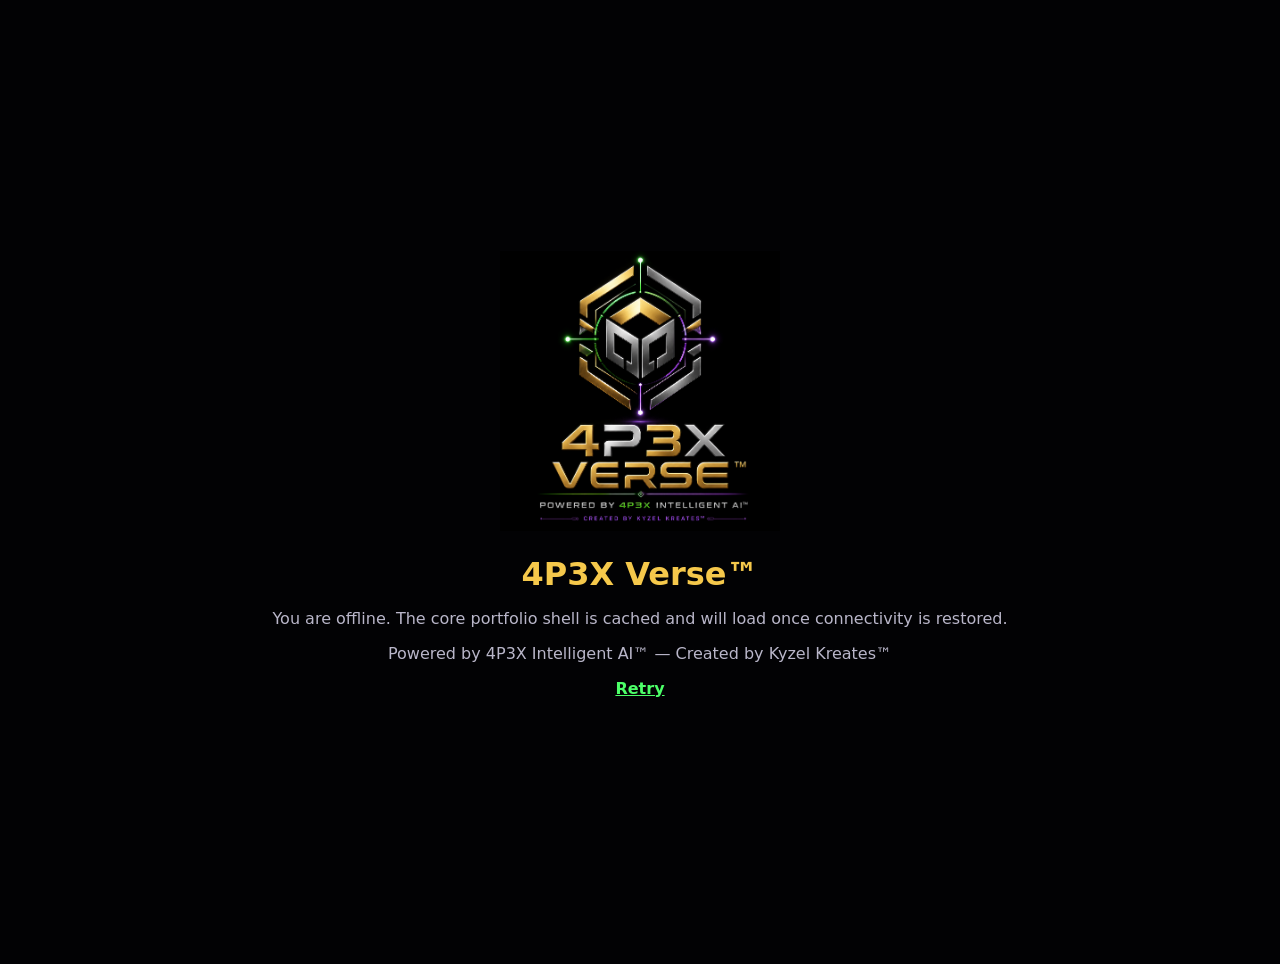
<file: offline.html>
<!doctype html>
<html lang="en">
<head>
  <meta charset="utf-8"/>
  <meta name="viewport" content="width=device-width,initial-scale=1"/>
  <title>4P3X Verse™ — Offline</title>
  <style>
    body{margin:0;background:#020204;color:#f4f1e8;font-family:Inter,system-ui,sans-serif;display:flex;align-items:center;justify-content:center;min-height:100vh;text-align:center;padding:2rem}
    img{max-width:280px;margin-bottom:1.5rem;display:block;margin-left:auto;margin-right:auto}
    h1{color:#f5c84b;font-size:2rem;margin-bottom:.5rem}
    p{color:#b9b6c9}
    a{color:#4cff68;font-weight:800}
  </style>
</head>
<body>
  <div>
    <img src="assets/4p3x-square-logo.png" alt="4P3X Verse logo" />
    <h1>4P3X Verse™</h1>
    <p>You are offline. The core portfolio shell is cached and will load once connectivity is restored.</p>
    <p>Powered by 4P3X Intelligent AI™ — Created by Kyzel Kreates™</p>
    <p><a href="./index.html">Retry</a></p>
  </div>
</body>
</html>
</file>
<file: styles.css>
:root{--bg:#020204;--panel:#080810;--panel2:#11111b;--text:#f4f1e8;--muted:#b9b6c9;--gold:#f5c84b;--silver:#d9dde4;--green:#4cff68;--purple:#b35cff;--danger:#ff4c78;--line:rgba(255,255,255,.12)}
*{box-sizing:border-box}html{scroll-behavior:smooth}
body{margin:0;background:radial-gradient(circle at top left,rgba(76,255,104,.12),transparent 28%),radial-gradient(circle at top right,rgba(179,92,255,.13),transparent 30%),linear-gradient(180deg,#020204,#070710 40%,#020204);color:var(--text);font-family:Inter,system-ui,-apple-system,Segoe UI,Roboto,Arial,sans-serif;line-height:1.55;overflow-x:hidden}
a{color:inherit}
.sr-only{position:absolute;width:1px;height:1px;padding:0;margin:-1px;overflow:hidden;clip:rect(0,0,0,0);border:0}
.orb{position:fixed;width:34rem;height:34rem;border-radius:50%;filter:blur(100px);opacity:.23;pointer-events:none;z-index:-1}
.orb-a{background:var(--green);top:18%;left:-15%}
.orb-b{background:var(--purple);bottom:8%;right:-18%}
.orb-c{background:var(--gold);top:55%;left:50%;transform:translateX(-50%);opacity:.08;width:50rem;height:50rem}
.topbar{position:sticky;top:0;z-index:20;display:flex;align-items:center;justify-content:space-between;padding:.7rem 1.4rem;background:rgba(2,2,4,.82);backdrop-filter:blur(18px);border-bottom:1px solid var(--line);gap:1rem}
.brand-mini{display:flex;gap:.7rem;align-items:center;text-decoration:none;font-weight:800;flex-shrink:0}
.brand-mini img{width:44px;height:44px;object-fit:contain;border-radius:12px}
.nav{display:flex;gap:.5rem;flex-wrap:wrap}
.nav a{text-decoration:none;padding:.45rem .65rem;border:1px solid transparent;border-radius:999px;color:var(--muted);font-size:.85rem;white-space:nowrap}
.nav a:hover{border-color:rgba(245,200,75,.4);color:var(--gold);background:rgba(245,200,75,.06)}
.menu-btn{display:none}
.section-pad{padding:5.5rem max(1.2rem,5vw)}
.hero{min-height:90vh;display:grid;align-items:center}
.hero-grid{display:grid;grid-template-columns:1fr .9fr;gap:2rem;align-items:center}
.eyebrow{text-transform:uppercase;letter-spacing:.18em;color:var(--green);font-size:.78rem;font-weight:800;margin:0 0 .5rem}
.hero h1{font-size:clamp(3rem,8vw,7rem);line-height:.9;margin:.25rem 0;background:linear-gradient(90deg,var(--gold),var(--silver),var(--gold));-webkit-background-clip:text;background-clip:text;color:transparent}
.hero h1 span{display:block}
.hero h2{font-size:clamp(1.05rem,2vw,1.6rem);color:var(--silver);font-weight:700}
.lead{font-size:clamp(1.1rem,1.8vw,1.4rem);max-width:850px;color:#fff}
.grant-lead{font-size:1.05rem;color:var(--muted);max-width:820px;margin:.5rem 0}
.sub-tag{font-size:.95rem;color:var(--muted);max-width:820px;border-left:3px solid var(--green);padding-left:1rem;margin:.8rem 0}
.tagline{display:inline-block;padding:.7rem 1rem;border:1px solid rgba(76,255,104,.45);border-radius:999px;color:var(--green);background:rgba(76,255,104,.08);font-weight:800;margin:.5rem 0}
.hero-actions{display:flex;gap:.7rem;flex-wrap:wrap;margin:1.2rem 0}
.btn{border:1px solid var(--line);border-radius:999px;padding:.75rem 1rem;background:transparent;color:var(--text);font-weight:800;text-decoration:none;cursor:pointer;font-size:.9rem;transition:all .2s}
.btn:hover{transform:translateY(-1px);box-shadow:0 4px 20px rgba(0,0,0,.3)}
.primary{background:linear-gradient(135deg,rgba(245,200,75,.95),rgba(179,92,255,.85));color:#050507;border:0}
.ghost{border-color:rgba(217,221,228,.35)}
.ghost:hover{border-color:var(--gold);color:var(--gold)}
.danger{border-color:rgba(255,76,120,.55);color:#ffd7e1}
.hero-visual{position:relative}
.hero-visual img{width:100%;display:block;border-radius:18px;object-fit:contain}
.scanline{position:absolute;inset:0;background:linear-gradient(transparent 0 47%,rgba(76,255,104,.18),transparent 53%);animation:scan 4s linear infinite;border-radius:inherit}
@keyframes scan{0%{transform:translateY(-100%)}100%{transform:translateY(100%)}}
.hero-badge{position:absolute;bottom:1rem;left:1rem;display:flex;align-items:center;gap:.5rem;background:rgba(76,255,104,.12);border:1px solid rgba(76,255,104,.4);border-radius:999px;padding:.4rem .8rem;font-size:.8rem;font-weight:800;color:var(--green)}
.badge-dot{width:8px;height:8px;border-radius:50%;background:var(--green);animation:pulse 1.5s infinite}
@keyframes pulse{0%,100%{opacity:1;transform:scale(1)}50%{opacity:.5;transform:scale(.8)}}
.metric-strip{display:grid;grid-template-columns:repeat(4,1fr);gap:.8rem;margin-top:1rem}
.metric-strip div,.metrics-grid div{border:1px solid var(--line);border-radius:18px;padding:1rem;background:rgba(255,255,255,.035)}
.metric-strip strong,.metrics-grid strong{display:block;font-size:1.8rem;color:var(--gold);font-weight:900}
.metric-strip span,.metrics-grid span{color:var(--muted);font-size:.88rem}
.section-heading{max-width:950px;margin-bottom:2rem}
.section-heading h2{font-size:clamp(1.8rem,3.5vw,3.5rem);line-height:1.05;margin:.25rem 0;background:linear-gradient(90deg,var(--silver),var(--gold));-webkit-background-clip:text;background-clip:text;color:transparent}
.section-heading p{color:var(--muted);font-size:1.05rem}
.panel-section{background:linear-gradient(180deg,rgba(255,255,255,.025),rgba(255,255,255,.005));border-block:1px solid rgba(255,255,255,.06)}
.cards{display:grid;gap:1rem}
.three{grid-template-columns:repeat(3,1fr)}
.wide{margin-top:1rem}
.card{background:linear-gradient(180deg,rgba(17,17,27,.92),rgba(8,8,16,.92));border:1px solid var(--line);border-radius:26px;padding:1.4rem;box-shadow:0 24px 80px rgba(0,0,0,.28);position:relative;overflow:hidden}
.card::before{content:"";position:absolute;inset:0;border-radius:inherit;padding:1px;background:linear-gradient(135deg,rgba(245,200,75,.3),rgba(76,255,104,.1),rgba(179,92,255,.3));-webkit-mask:linear-gradient(#000 0 0) content-box,linear-gradient(#000 0 0);-webkit-mask-composite:xor;mask-composite:exclude;pointer-events:none}
.glow{box-shadow:0 0 90px rgba(179,92,255,.15),0 0 80px rgba(76,255,104,.1)}
.glow-soft{box-shadow:0 0 50px rgba(245,200,75,.08)}
.glow-gold{box-shadow:0 0 60px rgba(245,200,75,.15);border-color:rgba(245,200,75,.3)}
.metrics-grid{display:grid;grid-template-columns:repeat(3,1fr);gap:.8rem}
.outcome-grid{display:grid;grid-template-columns:repeat(3,1fr);gap:.8rem}
.outcome-grid div,.impact-metrics div,.safety-stats div{border:1px solid var(--line);border-radius:18px;padding:1rem;background:rgba(255,255,255,.035)}
.outcome-grid strong,.impact-metrics strong,.safety-stats strong{display:block;color:var(--gold);font-size:1.1rem;margin-bottom:.3rem}
.outcome-grid span,.impact-metrics span,.safety-stats span{color:var(--muted);font-size:.88rem}
.impact-metrics{display:grid;grid-template-columns:repeat(4,1fr);gap:.8rem;margin-top:1rem}
.grant-logo-banner{width:100%;max-width:600px;display:block;margin:0 auto 1.5rem;border-radius:12px;object-fit:contain}
.grant-pill-row{display:flex;flex-wrap:wrap;gap:.5rem;margin-top:1rem}
.grant-pill-row span{border:1px solid rgba(76,255,104,.35);border-radius:999px;padding:.4rem .8rem;font-size:.82rem;color:var(--green);background:rgba(76,255,104,.07);font-weight:700}
.grant-card h3{color:var(--gold)}
.grant-card a{display:inline-block;margin-top:.7rem;color:var(--purple);font-weight:800;text-decoration:none}
.grant-card a:hover{color:var(--gold)}
.grant-ask .risk-grid div strong{color:var(--green)}
/* PUBLIC BENEFIT */
.pb-card{text-align:center}
.pb-icon{font-size:2.2rem;margin-bottom:.5rem;display:block}
.pb-card h3{color:var(--gold);font-size:1.05rem}
.pb-card p{color:var(--muted);font-size:.92rem}
/* SAFETY */
.safety-section{background:radial-gradient(circle at 50% 0%,rgba(255,76,120,.07),transparent 40%)}
.safety-hero-content{display:grid;grid-template-columns:1.4fr 1fr;gap:1.5rem;align-items:start}
.safety-stats{display:grid;grid-template-columns:repeat(2,1fr);gap:.8rem}
.safety-list{padding-left:1.2rem;color:var(--muted);margin:.5rem 0}
.safety-list li{margin:.4rem 0}
.safety-flow-card h3{color:var(--gold);margin-bottom:1rem}
.safety-flow{display:flex;align-items:center;gap:.5rem;flex-wrap:wrap;overflow-x:auto;padding-bottom:.5rem}
.sf-step{display:flex;align-items:center;gap:.6rem;flex-shrink:0}
.sf-num{width:36px;height:36px;border-radius:50%;background:linear-gradient(135deg,var(--gold),var(--purple));display:flex;align-items:center;justify-content:center;font-weight:900;color:#050507;font-size:.9rem;flex-shrink:0}
.sf-label{font-size:.85rem;color:var(--text);font-weight:700;line-height:1.3}
.sf-label span{color:var(--muted);font-weight:400;font-size:.8rem}
.sf-arrow{color:var(--gold);font-size:1.4rem;font-weight:900;flex-shrink:0}
/* INVESTOR */
.investor-metrics{margin-top:1rem}
.investor-metrics h3{color:var(--gold);margin-bottom:1rem}
/* BUSINESS */
.business-section{background:radial-gradient(circle at 10% 10%,rgba(245,200,75,.07),transparent 24%),radial-gradient(circle at 90% 20%,rgba(179,92,255,.08),transparent 26%)}
.business-grid{display:grid;grid-template-columns:repeat(2,1fr);gap:1rem}
.business-card h3,.business-roadmap h3{color:var(--gold)}
.business-card p,.business-roadmap p{color:var(--muted)}
.business-models,.risk-grid{display:grid;grid-template-columns:repeat(3,1fr);gap:.8rem}
.business-models div,.risk-grid div{border:1px solid var(--line);border-radius:18px;padding:1rem;background:rgba(255,255,255,.035)}
.business-models strong,.risk-grid strong{display:block;color:var(--green);font-size:1rem;margin-bottom:.35rem}
.business-models span,.risk-grid span{color:var(--muted);font-size:.88rem}
.business-roadmap{display:grid;grid-template-columns:repeat(5,minmax(200px,1fr));gap:1rem;overflow-x:auto;padding:1rem 0}
.business-roadmap .card{min-height:220px}
.grant-roadmap{grid-template-columns:repeat(5,minmax(200px,1fr))}
/* TIMELINE */
.timeline{display:grid;grid-template-columns:repeat(6,minmax(200px,1fr));gap:1rem;overflow-x:auto;padding-bottom:1rem}
.time-card{min-height:260px;text-decoration:none;padding:1.2rem;border-radius:24px;border:1px solid var(--line);background:rgba(255,255,255,.04);display:flex;flex-direction:column;justify-content:space-between;transition:border-color .2s}
.time-card:hover{border-color:rgba(245,200,75,.45)}
.time-card span{color:var(--green);font-weight:900;font-size:1.1rem}
.time-card h3{color:var(--gold);font-size:.95rem;margin:.4rem 0}
.time-card p{color:var(--muted);font-size:.85rem}
.time-card small{color:var(--green);font-size:.78rem;font-weight:700}
.time-card.active{background:linear-gradient(180deg,rgba(245,200,75,.1),rgba(76,255,104,.06));border-color:rgba(245,200,75,.55)}
/* PROJECTS */
.project-grid{display:grid;grid-template-columns:repeat(3,1fr);gap:1rem}
.project-card h3{color:var(--gold);font-size:1rem}
.project-card .status{color:var(--green);font-weight:800;font-size:.85rem}
.project-card p{color:var(--muted);font-size:.88rem}
.project-card a{display:inline-block;margin-top:.6rem;color:var(--purple);font-weight:800;text-decoration:none}
.project-card a:hover{color:var(--gold)}
/* KYZEL CLARITY */
.clarity-section{background:radial-gradient(circle at 80% 20%,rgba(179,92,255,.1),transparent 35%)}
.clarity-hero.card.wide{padding:2rem}
.clarity-content{display:grid;grid-template-columns:160px 1fr;gap:2rem;align-items:center}
.clarity-img-wrap{display:flex;justify-content:center}
.clarity-logo{width:140px;height:140px;object-fit:contain;border-radius:20px;box-shadow:0 0 40px rgba(179,92,255,.2)}
.clarity-hero h3{color:var(--gold);font-size:1.5rem;margin-bottom:.8rem}
/* USES */
.uses-list{display:grid;grid-template-columns:repeat(2,1fr);gap:1rem}
.use-card h3{color:var(--gold)}
.use-card p{color:var(--muted);font-size:.9rem}
.use-links{display:flex;flex-wrap:wrap;gap:.5rem;margin-top:.7rem}
.use-links a{border:1px solid rgba(179,92,255,.42);border-radius:999px;padding:.4rem .7rem;text-decoration:none;color:var(--purple);font-weight:800;font-size:.82rem}
.use-links a:hover{border-color:var(--gold);color:var(--gold)}
/* ARCHITECTURE */
.diagram-grid{display:grid;grid-template-columns:repeat(2,1fr);gap:1rem}
.diagram-card h3{color:var(--gold);margin-bottom:.8rem;font-size:1rem}
.wide-diagram{grid-column:1/-1}
.flow{display:flex;align-items:center;gap:.6rem;flex-wrap:wrap;margin:.5rem 0;overflow-x:auto;padding-bottom:.3rem}
.flow span{border:1px solid rgba(76,255,104,.35);padding:.6rem .7rem;border-radius:14px;background:rgba(76,255,104,.06);font-size:.82rem;text-align:center}
.flow b{color:var(--gold);font-size:1.3rem}
.flow-box{border:1px solid var(--line);padding:.6rem .7rem;border-radius:14px;background:rgba(255,255,255,.04);font-size:.82rem;text-align:center;font-weight:700;flex-shrink:0}
.flow-box small{display:block;color:var(--muted);font-weight:400;font-size:.75rem}
.green-box{border-color:rgba(76,255,104,.4);background:rgba(76,255,104,.07)}
.gold-box{border-color:rgba(245,200,75,.4);background:rgba(245,200,75,.07)}
.purple-box{border-color:rgba(179,92,255,.4);background:rgba(179,92,255,.07)}
.vertical-flow{flex-direction:column;align-items:center}
.radial-diagram{display:flex;flex-direction:column;align-items:center;gap:.8rem;padding:.5rem 0}
.radial-centre{background:linear-gradient(135deg,rgba(245,200,75,.2),rgba(179,92,255,.2));border:2px solid rgba(245,200,75,.5);border-radius:50%;width:80px;height:80px;display:flex;align-items:center;justify-content:center;font-weight:900;color:var(--gold);text-align:center;font-size:.85rem;flex-shrink:0}
.radial-spokes{display:flex;flex-wrap:wrap;gap:.4rem;justify-content:center;max-width:400px}
.radial-spokes span{border:1px solid rgba(76,255,104,.3);padding:.35rem .6rem;border-radius:999px;background:rgba(76,255,104,.05);font-size:.75rem;color:var(--green);font-weight:700}
/* ABOUT */
.about-section{background:radial-gradient(circle at 90% 50%,rgba(245,200,75,.06),transparent 35%)}
.about-grid{display:grid;grid-template-columns:.7fr 1.3fr;gap:1.5rem}
.founder-card{text-align:center}
.founder-card img{width:100%;max-width:220px;border-radius:20px;display:block;margin:0 auto;object-fit:contain}
.about-copy h3{color:var(--gold);margin-top:0}
.about-copy p{color:var(--muted);font-size:.95rem}
.founder-tags{display:flex;flex-wrap:wrap;gap:.4rem;margin-top:.7rem;justify-content:center}
.founder-tags span{border:1px solid rgba(179,92,255,.4);border-radius:999px;padding:.3rem .6rem;font-size:.78rem;color:var(--purple);font-weight:700}
.founder-quote{border-left:3px solid var(--gold);padding:1rem 1.2rem;margin-top:1.2rem;background:rgba(245,200,75,.05);border-radius:0 12px 12px 0}
.founder-quote p{color:var(--silver);font-style:italic;margin:0 0 .4rem}
.founder-quote cite{color:var(--gold);font-size:.88rem;font-weight:700}
/* AGENTS */
.agent-layout{display:grid;grid-template-columns:280px 1fr;gap:1rem}
.agent-tabs{display:flex;flex-direction:column;gap:.7rem}
.agent-tabs button{padding:.85rem 1rem;border-radius:16px;border:1px solid var(--line);background:rgba(255,255,255,.04);color:var(--text);font-weight:700;cursor:pointer;display:flex;align-items:center;gap:.7rem;text-align:left;transition:border-color .2s}
.agent-tabs button.active{border-color:var(--gold);color:var(--gold);background:rgba(245,200,75,.07)}
.agent-tabs button p{margin:0;font-weight:400}
.agent-icon{width:36px;height:36px;border-radius:10px;object-fit:contain;flex-shrink:0}
.agent-console{min-height:380px;display:flex;flex-direction:column}
.agent-msg{padding:.9rem;border-radius:18px;margin:.5rem 0;background:rgba(255,255,255,.045);border:1px solid var(--line);font-size:.9rem;color:var(--muted)}
.agent-msg.user{background:rgba(179,92,255,.12);margin-left:20%;color:var(--text)}
.agent-input-row{display:flex;gap:.7rem;margin-top:auto;padding-top:.7rem}
.agent-input-row input{flex:1}
/* CONTACT */
.contact-form{display:grid;grid-template-columns:repeat(2,1fr);gap:1rem;max-width:980px}
.contact-form label{display:flex;flex-direction:column;gap:.35rem;color:var(--muted);font-weight:700;font-size:.9rem}
.contact-form textarea,.contact-form input,.contact-form select,.agent-input-row input{width:100%;padding:.9rem;border-radius:14px;border:1px solid var(--line);background:#05050a;color:var(--text);font-size:.95rem}
.contact-form label:nth-child(6),.contact-form .check,.contact-form button,.contact-form .small{grid-column:1/-1}
.check{flex-direction:row!important;align-items:flex-start;gap:.7rem!important}
.check input{width:auto;margin-top:.2rem;flex-shrink:0}
.small{font-size:.86rem;color:var(--muted)}
/* ADMIN */
.admin-grid{display:grid;grid-template-columns:repeat(3,1fr);gap:1rem}
.admin-grid .card h3{color:var(--gold)}
.switch{display:block;margin:.7rem 0;color:var(--muted);font-size:.9rem;cursor:pointer}
code{display:block;margin:.5rem 0;padding:.7rem;border-radius:10px;background:#030306;color:var(--green);white-space:pre;font-size:.8rem;overflow-x:auto}
.lead-inbox{max-height:240px;overflow:auto;font-size:.82rem}
.lead-entry{padding:.5rem;border-bottom:1px solid var(--line);color:var(--muted)}
/* PWA */
.pwa-section{background:radial-gradient(circle at 20% 15%,rgba(76,255,104,.07),transparent 28%)}
.pwa-grid{display:grid;grid-template-columns:1.3fr .7fr;gap:1rem}
.pwa-card.featured{display:grid;grid-template-columns:160px 1fr;gap:1.2rem;align-items:center;padding:1.5rem}
.pwa-card img{width:100%;border-radius:20px;box-shadow:0 0 40px rgba(76,255,104,.12);object-fit:contain}
.pwa-card h3{color:var(--gold)}
.pwa-card p{color:var(--muted);font-size:.92rem}
/* FOOTER */
.footer{text-align:center;padding:3rem 2rem;border-top:1px solid var(--line);background:linear-gradient(180deg,rgba(2,2,4,0),#020204)}
.footer-logo{margin-bottom:1.5rem}
.footer-logo img{max-width:min(500px,90%);height:auto;object-fit:contain;display:block;margin:0 auto}
.footer p{margin:.3rem;color:var(--muted);font-size:.92rem}
.footer strong{color:var(--gold)}
/* RESPONSIVE */
@media(max-width:1100px){
  .hero-grid,.three,.metrics-grid,.outcome-grid,.project-grid,.diagram-grid,.uses-list,.about-grid,.admin-grid,.business-grid,.business-models,.risk-grid,.pwa-grid,.safety-hero-content{grid-template-columns:1fr}
  .pwa-card.featured{grid-template-columns:1fr}
  .agent-layout{grid-template-columns:1fr}
  .agent-tabs{flex-direction:row;overflow-x:auto}
  .metric-strip{grid-template-columns:repeat(2,1fr)}
  .impact-metrics{grid-template-columns:repeat(2,1fr)}
  .clarity-content{grid-template-columns:1fr}
  .clarity-img-wrap{display:none}
  .nav{display:none;position:absolute;top:68px;left:1rem;right:1rem;background:#080810;border:1px solid var(--line);border-radius:20px;padding:1rem;flex-direction:column;z-index:100}
  .nav.open{display:flex}
  .menu-btn{display:block;background:transparent;border:1px solid var(--line);color:var(--text);border-radius:999px;padding:.5rem 1rem;cursor:pointer;font-weight:700}
}
@media(max-width:600px){
  .metric-strip{grid-template-columns:repeat(2,1fr)}
  .impact-metrics{grid-template-columns:1fr}
  .safety-stats{grid-template-columns:1fr}
  .contact-form{grid-template-columns:1fr}
  .business-roadmap{grid-template-columns:repeat(5,minmax(180px,1fr))}
  .hero h1{font-size:clamp(2.5rem,10vw,4rem)}
  .section-pad{padding:3.5rem max(1rem,4vw)}
  .pwa-card.featured{grid-template-columns:1fr}
  .pwa-card img{max-width:100px;margin:0 auto}
}
</file>
